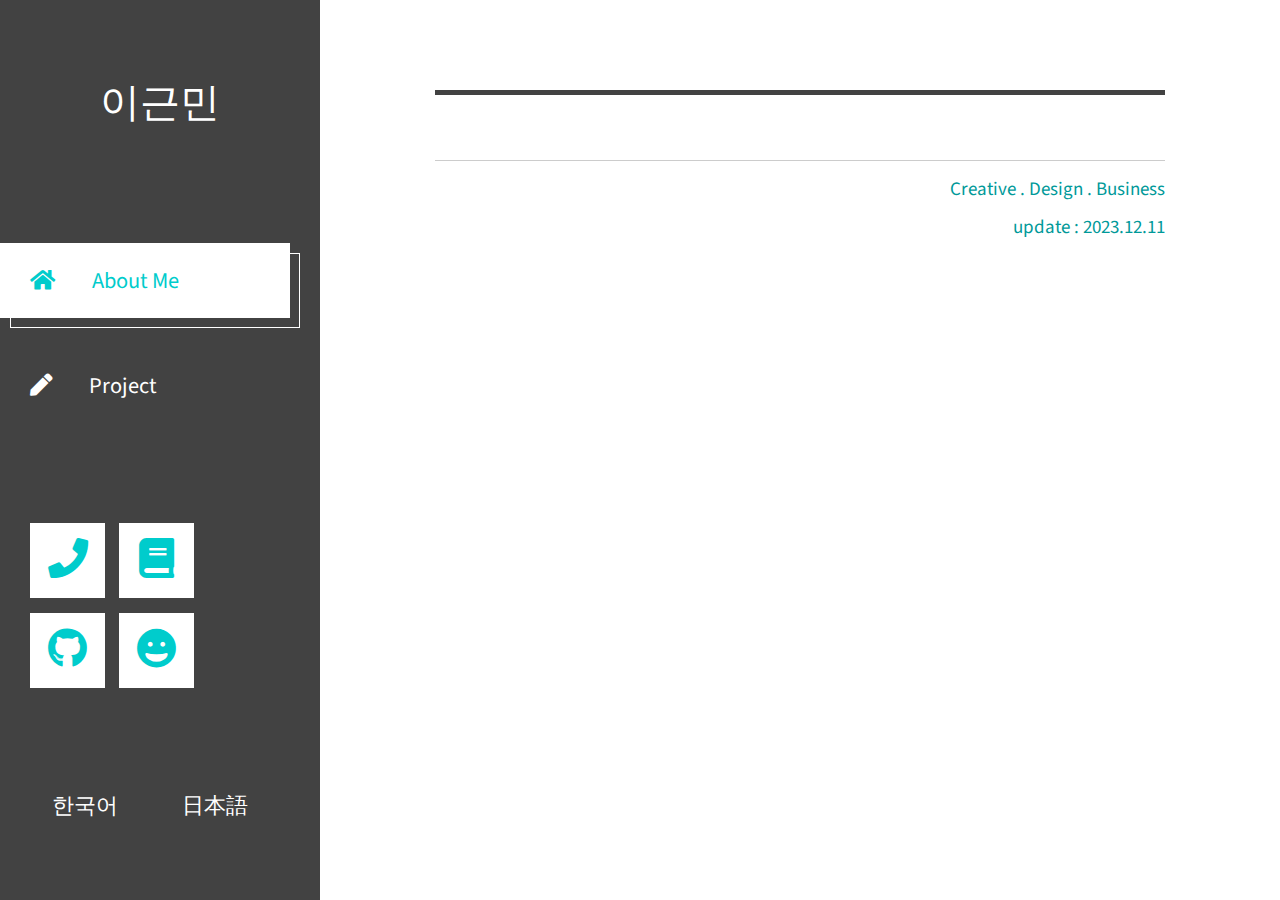
<file: index.html>
<!DOCTYPE html>
<html lang="en">
<head>
	<meta charset="UTF-8">
	<meta name="viewport" content="width=device-width, initial-scale=1.0">
	<title>Lee Geunmin</title>
	<link rel="stylesheet" href="fontawesome/css/all.min.css"> <!-- https://fontawesome.com/ -->
	<link href="https://fonts.googleapis.com/css2?family=Source+Sans+Pro&display=swap" rel="stylesheet"> <!-- https://fonts.google.com/ -->
    <link href="css/bootstrap.min.css" rel="stylesheet">
    <link href="css/templatemo-xtra-blog.css" rel="stylesheet">
<!--
    
TemplateMo 553 Xtra Blog

https://templatemo.com/tm-553-xtra-blog

-->
</head>
<body>
	<header class="tm-header" id="tm-header">
        <div class="tm-header-wrapper">
            <button class="navbar-toggler" type="button" aria-label="Toggle navigation">
                <i class="fas fa-bars"></i>
            </button>
            <div class="tm-site-header">           
                <h1 class="text-center">이근민</h1>
            </div>
            <nav class="tm-nav" id="tm-nav">            
                <ul>
                    <li class="tm-nav-item active"><a href="index.html" class="tm-nav-link">
                        <i class="fas fa-home"></i>
                        About Me
                    </a></li>
                    <li class="tm-nav-item"><a href="post.html" class="tm-nav-link">
                        <i class="fas fa-pen"></i>
                        Project
                    </a></li>
                </ul>
            </nav>
            <div class="tm-mb-65">
                <a href="https://instagram.com" class="tm-social-link">
                    <i class="fas fa-phone tm-social-icon"></i>
                </a>
                <a href="https://instagram.com" class="tm-social-link">
                    <i class="fas fa-book tm-social-icon"></i>
                </a>
                <a href="https://github.com" class="tm-social-link">
                    <i class="fab fa-github tm-social-icon"></i>
                </a>
                <a href="https://github.com" class="tm-social-link">
                    <i class="fas fa-grin tm-social-icon"></i>
                </a>
            </div>
            <li class="tm-nav-language"><a href="index.html" class="tm-nav-language-link">
                한국어
            </a></li>
            <li class="tm-nav-language"><a href="index_ja.html" class="tm-nav-language-link">
                日本語
            </a></li>
        </div>
    </header>
    <div class="container-fluid">
        <main class="tm-main">          
            <div class="row tm-row">
                <div class="col-12">
                    <hr class="tm-hr-primary tm-mb-55">
                </div>
            </div>
            <div class="row tm-row">
                <div class="col-12">
                    <div class="tm-post-full">                    
                        <div class="mb-4">
                            <!--
                            <h2 class="pt-2 tm-color-primary tm-post-title">Profile</h2>
                            Birth : 1998. 02. 10<br>Tel : 010 - 5122 - 0365
                            <br>

                            <br><br>

                            <h2 class="pt-2 tm-color-primary tm-post-title">Education & Others</h2>
                            도원고등학교 졸업 / 2014.03 ~ 2016.02<br>대구가톨릭대학교 컴퓨터공학부 학사 4년 졸업 / 2017.03 ~ 2023.02 / 평점 4.17 / 4.5
                            <br>공군 병 785기 만기전역 / 2018.02 ~ 2020.01

                            <br><br><br>

                            <h2 class="pt-2 tm-color-primary tm-post-title">License & Skill</h2>
                            정보처리기사 / 2022.09 <br>
                            JLPT N2 / 2022.08 <br>
                            TOEIC / 740 / 2021.08<br>
                            TOEIC SPEAKING / IM2 / 2022.11

                            <br><br><br>

                            <h2 class="pt-2 tm-color-primary tm-post-title">Programming </h2>
                            C / C++ <br> JAVA <br> Javascript / HTML / CSS / XML <br>React<br> Linux <br><br> Git / Github <br>Slack<br>VS Code
                            -->

                            <hr>
                            <span class="d-block text-right tm-color-primary">Creative . Design . Business<br> update : 2023.12.11</span>
                        </div>
                        
                        
                    </div>
                </div>
            </div>
        </main>
    </div>
    <script src="js/jquery.min.js"></script>
    <script src="js/templatemo-script.js"></script>
</body>
</html>
</file>
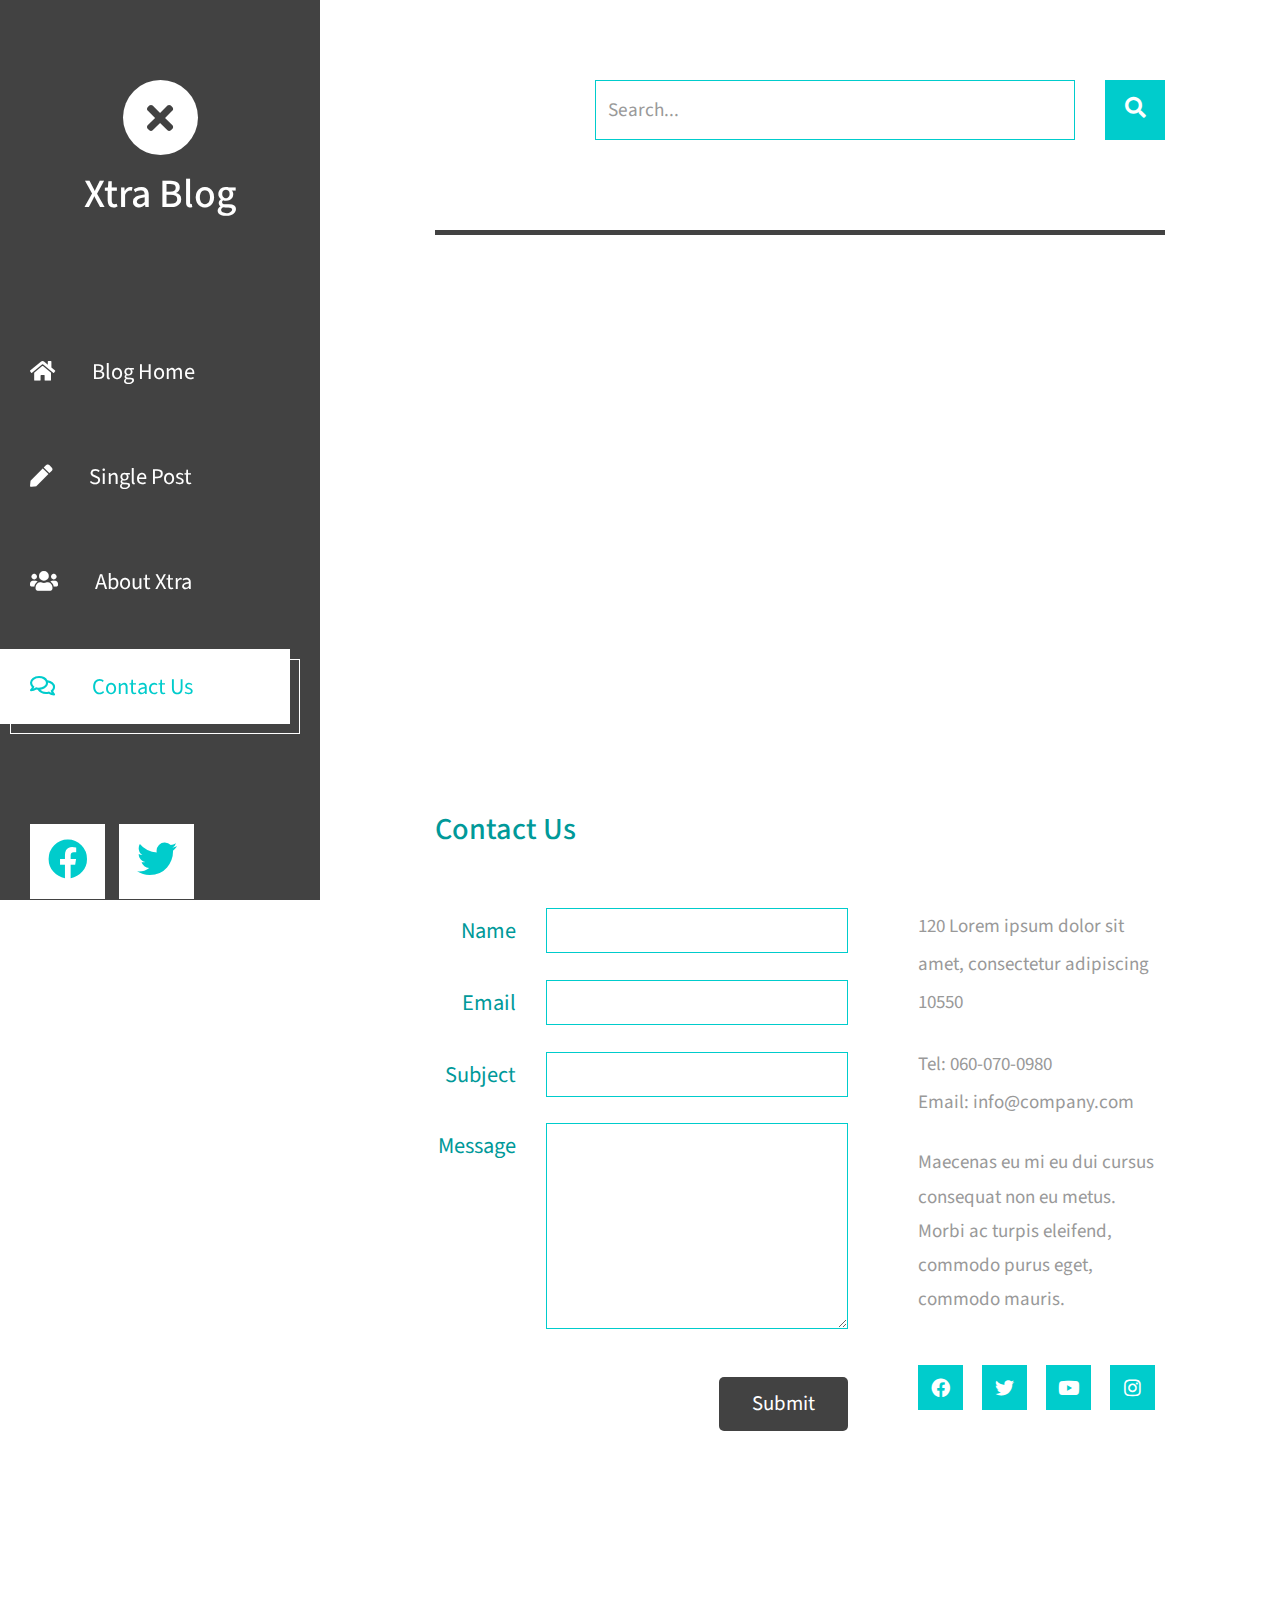
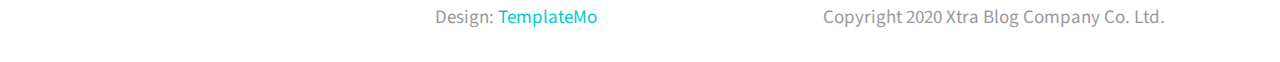
<file: contact_delete.html>
<!DOCTYPE html>
<html lang="en">
<head>
	<meta charset="UTF-8">
	<meta name="viewport" content="width=device-width, initial-scale=1.0">
	<title>Xtra Blog</title>
	<link rel="stylesheet" href="fontawesome/css/all.min.css"> <!-- https://fontawesome.com/ -->
	<link href="https://fonts.googleapis.com/css2?family=Source+Sans+Pro&display=swap" rel="stylesheet"> <!-- https://fonts.google.com/ -->
    <link href="css/bootstrap.min.css" rel="stylesheet">
    <link href="css/templatemo-xtra-blog.css" rel="stylesheet">
<!--
    
TemplateMo 553 Xtra Blog

https://templatemo.com/tm-553-xtra-blog

-->
</head>
<body>
	<header class="tm-header" id="tm-header">
        <div class="tm-header-wrapper">
            <button class="navbar-toggler" type="button" aria-label="Toggle navigation">
                <i class="fas fa-bars"></i>
            </button>
            <div class="tm-site-header">
                <div class="mb-3 mx-auto tm-site-logo"><i class="fas fa-times fa-2x"></i></div>            
                <h1 class="text-center">Xtra Blog</h1>
            </div>
            <nav class="tm-nav" id="tm-nav">            
                <ul>
                    <li class="tm-nav-item"><a href="index.html" class="tm-nav-link">
                        <i class="fas fa-home"></i>
                        Blog Home
                    </a></li>
                    <li class="tm-nav-item"><a href="post.html" class="tm-nav-link">
                        <i class="fas fa-pen"></i>
                        Single Post
                    </a></li>
                    <li class="tm-nav-item"><a href="about.html" class="tm-nav-link">
                        <i class="fas fa-users"></i>
                        About Xtra
                    </a></li>
                    <li class="tm-nav-item active"><a href="contact.html" class="tm-nav-link">
                        <i class="far fa-comments"></i>
                        Contact Us
                    </a></li>
                </ul>
            </nav>
            <div class="tm-mb-65">
                <a href="https://facebook.com" class="tm-social-link">
                    <i class="fab fa-facebook tm-social-icon"></i>
                </a>
                <a href="https://twitter.com" class="tm-social-link">
                    <i class="fab fa-twitter tm-social-icon"></i>
                </a>
                <a href="https://instagram.com" class="tm-social-link">
                    <i class="fab fa-instagram tm-social-icon"></i>
                </a>
                <a href="https://linkedin.com" class="tm-social-link">
                    <i class="fab fa-linkedin tm-social-icon"></i>
                </a>
            </div>
            <p class="tm-mb-80 pr-5 text-white">
                Xtra Blog is a multi-purpose HTML template from TemplateMo website. Left side is a sticky menu bar. Right side content will scroll up and down.
            </p>
        </div>
    </header>
    <div class="container-fluid">
        <main class="tm-main">
            <!-- Search form -->
            <div class="row tm-row">
                <div class="col-12">
                    <form method="GET" class="form-inline tm-mb-80 tm-search-form">                
                        <input class="form-control tm-search-input" name="query" type="text" placeholder="Search..." aria-label="Search">
                        <button class="tm-search-button" type="submit">
                            <i class="fas fa-search tm-search-icon" aria-hidden="true"></i>
                        </button>                                
                    </form>
                </div>                
            </div>            
            <div class="row tm-row tm-mb-45">
                <div class="col-12">
                    <hr class="tm-hr-primary tm-mb-55">
                    <div class="gmap_canvas"> <!-- Google Map -->
                        <iframe width="100%" height="477" id="gmap_canvas"
                            src="https://maps.google.com/maps?q=Av.+L%C3%BAcio+Costa,+Rio+de+Janeiro+-+RJ,+Brazil&t=&z=13&ie=UTF8&iwloc=&output=embed"
                            frameborder="0" scrolling="no" marginheight="0" marginwidth="0"></iframe>
                    </div>
                </div>                
            </div>
            <div class="row tm-row tm-mb-120">
                <div class="col-12">
                    <h2 class="tm-color-primary tm-post-title tm-mb-60">Contact Us</h2>
                </div>
                <div class="col-lg-7 tm-contact-left">
                    <form method="POST" action="" class="mb-5 ml-auto mr-0 tm-contact-form">                        
                        <div class="form-group row mb-4">
                            <label for="name" class="col-sm-3 col-form-label text-right tm-color-primary">Name</label>
                            <div class="col-sm-9">
                                <input class="form-control mr-0 ml-auto" name="name" id="name" type="text" required>                            
                            </div>
                        </div>
                        <div class="form-group row mb-4">
                            <label for="email" class="col-sm-3 col-form-label text-right tm-color-primary">Email</label>
                            <div class="col-sm-9">
                                <input class="form-control mr-0 ml-auto" name="email" id="email" type="email" required>
                            </div>
                        </div>
                        <div class="form-group row mb-4">
                            <label for="subject" class="col-sm-3 col-form-label text-right tm-color-primary">Subject</label>
                            <div class="col-sm-9">
                                <input class="form-control mr-0 ml-auto" name="subject" id="subject" type="text" required>
                            </div>
                        </div>
                        <div class="form-group row mb-5">
                            <label for="message" class="col-sm-3 col-form-label text-right tm-color-primary">Message</label>
                            <div class="col-sm-9">
                                <textarea class="form-control mr-0 ml-auto" name="message" id="message" rows="8" required></textarea>                                
                            </div>
                        </div>
                        <div class="form-group row text-right">
                            <div class="col-12">
                                <button class="tm-btn tm-btn-primary tm-btn-small">Submit</button>                        
                            </div>                            
                        </div>                                
                    </form>
                </div>
                <div class="col-lg-5 tm-contact-right">
                    <address class="mb-4 tm-color-gray">
                        120 Lorem ipsum dolor sit amet,
                        consectetur adipiscing 10550
                    </address>
                    <span class="d-block">
                        Tel:
                        <a href="tel:060-070-0980" class="tm-color-gray">060-070-0980</a>
                    </span>
                    <span class="mb-4 d-block">
                        Email:
                        <a href="mailto:info@company.com" class="tm-color-gray">info@company.com</a>
                    </span>
                    <p class="mb-5 tm-line-height-short">
                        Maecenas eu mi eu dui cursus
                        consequat non eu metus. Morbi ac
                        turpis eleifend, commodo purus
                        eget, commodo mauris.
                    </p>
                    <ul class="tm-social-links">
                        <li class="mb-2">
                            <a href="https://facebook.com" class="d-flex align-items-center justify-content-center">
                                <i class="fab fa-facebook"></i>
                            </a>
                        </li>
                        <li class="mb-2">
                            <a href="https://twitter.com" class="d-flex align-items-center justify-content-center">
                                <i class="fab fa-twitter"></i>
                            </a>
                        </li>
                        <li class="mb-2">
                            <a href="https://youtube.com" class="d-flex align-items-center justify-content-center">
                                <i class="fab fa-youtube"></i>
                            </a>
                        </li>
                        <li class="mb-2">
                            <a href="https://instagram.com" class="d-flex align-items-center justify-content-center mr-0">
                                <i class="fab fa-instagram"></i>
                            </a>
                        </li>
                    </ul>
                </div>
            </div>      
            <footer class="row tm-row">
                <div class="col-md-6 col-12 tm-color-gray">
                    Design: <a rel="nofollow" target="_parent" href="https://templatemo.com" class="tm-external-link">TemplateMo</a>
                </div>
                <div class="col-md-6 col-12 tm-color-gray tm-copyright">
                    Copyright 2020 Xtra Blog Company Co. Ltd.
                </div>
            </footer>
        </main>
    </div>
    <script src="js/jquery.min.js"></script>
    <script src="js/templatemo-script.js"></script>
</body>
</html>
</file>
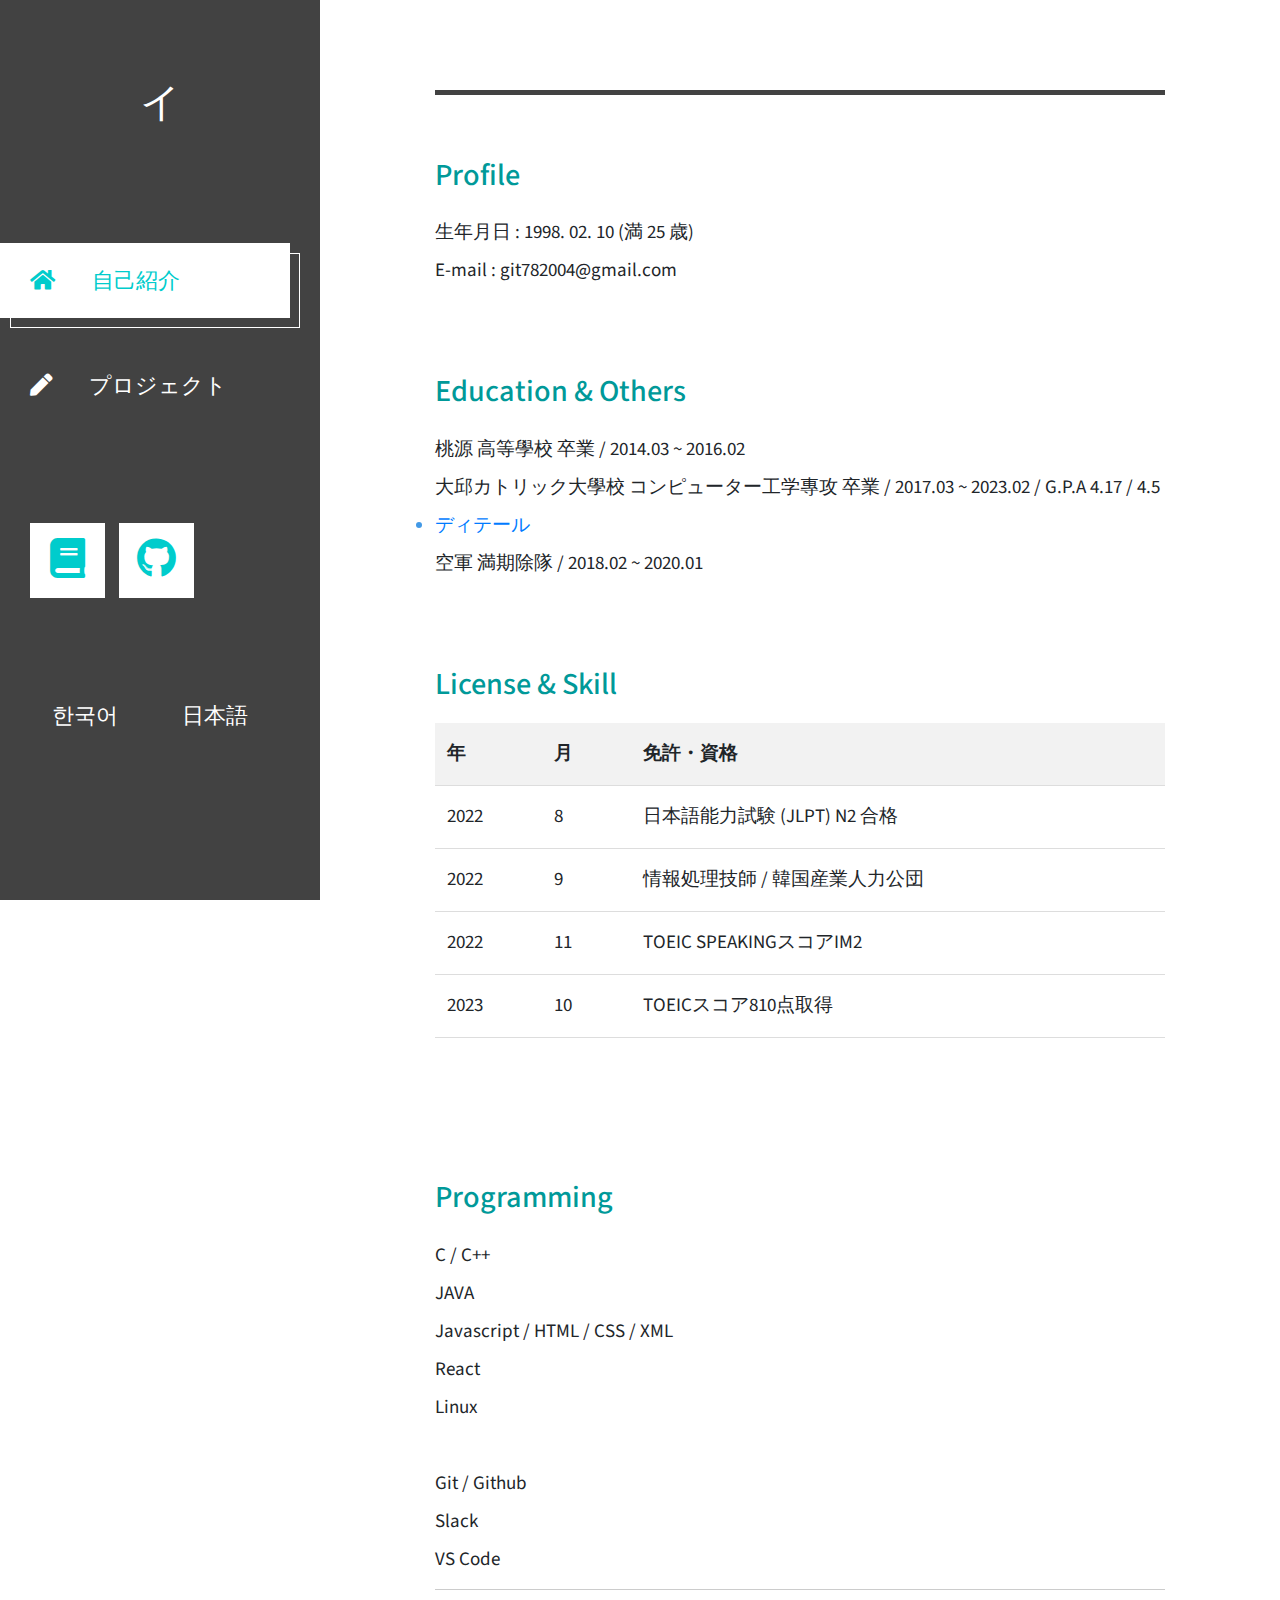
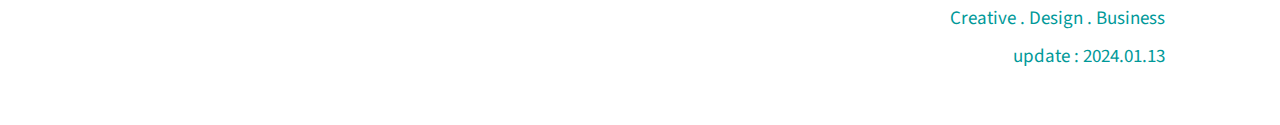
<file: index_ja.html>
<!DOCTYPE html>
<html lang="en">
<head>
	<meta charset="UTF-8">
	<meta name="viewport" content="width=device-width, initial-scale=1.0">
	<title>Lee Geunmin</title>
	<link rel="stylesheet" href="fontawesome/css/all.min.css"> <!-- https://fontawesome.com/ -->
	<link href="https://fonts.googleapis.com/css2?family=Source+Sans+Pro&display=swap" rel="stylesheet"> <!-- https://fonts.google.com/ -->
    <link href="css/bootstrap.min.css" rel="stylesheet">
    <link href="css/templatemo-xtra-blog.css" rel="stylesheet">
    <link rel="stylesheet" href="css/table_styles.css">
<!--
    
TemplateMo 553 Xtra Blog

https://templatemo.com/tm-553-xtra-blog

-->
</head>
<body>
	<header class="tm-header" id="tm-header">
        <div class="tm-header-wrapper">
            <button class="navbar-toggler" type="button" aria-label="Toggle navigation">
                <i class="fas fa-bars"></i>
            </button>
            <div class="tm-site-header">           
                <h1 class="text-center">イ</h1>
            </div>
            <nav class="tm-nav" id="tm-nav">            
                <ul>
                    <li class="tm-nav-item active"><a href="index_ja.html" class="tm-nav-link">
                        <i class="fas fa-home"></i>
                        自己紹介
                    </a></li>
                    <li class="tm-nav-item"><a href="post_ja.html" class="tm-nav-link">
                        <i class="fas fa-pen"></i>
                        プロジェクト
                    </a></li>
                </ul>
            </nav>
            <div class="tm-mb-65">
                <a href="https://studyrepo.tistory.com/" class="tm-social-link">
                    <i class="fas fa-book tm-social-icon"></i>
                </a>
                <a href="https://github.com/apt777" class="tm-social-link">
                    <i class="fab fa-github tm-social-icon"></i>
                </a>

            </div>
            <li class="tm-nav-language"><a href="index.html" class="tm-nav-language-link">
                한국어
            </a></li>
            <li class="tm-nav-language"><a href="index_ja.html" class="tm-nav-language-link">
                日本語
            </a></li>
        </div>
    </header>
    <div class="container-fluid">
        <main class="tm-main">          
            <div class="row tm-row">
                <div class="col-12">
                    <hr class="tm-hr-primary tm-mb-55">
                </div>
            </div>
            <div class="row tm-row">
                <div class="col-12">
                    <div class="tm-post-full">                    
                        <div class="mb-4">
                            
                            <h2 class="pt-2 tm-color-primary tm-post-title">Profile</h2>
                            生年月日 : 1998. 02. 10 (満 25 歳)<br>
                            E-mail : git782004@gmail.com
                            <br>

                            <br><br>

                            <h2 class="pt-2 tm-color-primary tm-post-title">Education & Others</h2>
                            桃源 高等學校 卒業 / 2014.03 ~ 2016.02<br>大邱カトリック大學校 コンピューター工学專攻 卒業 / 2017.03 ~ 2023.02 / G.P.A 4.17 / 4.5
                            <li class="tm-detail-link"><a href="index_score_ja.html">ディテール</a></li>
                            空軍 満期除隊 / 2018.02 ~ 2020.01

                            <br><br><br>

                            <h2 class="pt-2 tm-color-primary tm-post-title">License & Skill</h2>

                            <table>
                                <thead>
                                  <tr>
                                    <th>年</th>
                                    <th>月</th>
                                    <th>免許・資格</th>
                                  </tr>
                                </thead>
                                <tbody>
                                  <tr>
                                    <td>2022</td>
                                    <td>8</td>
                                    <td>日本語能力試験 (JLPT) N2 合格</td>
                                  </tr>  
                                  <tr>
                                    <td>2022</td>
                                    <td>9</td>
                                    <td>情報処理技師 / 韓国産業人力公団</td>
                                  </tr>
                                  <tr>
                                    <td>2022</td>
                                    <td>11</td>
                                    <td>TOEIC SPEAKINGスコアIM2</td>
                                  </tr>
                                  <tr class = "different-width">
                                    <td>2023</td>
                                    <td>10</td>
                                    <td>TOEICスコア810点取得</td>
                                  </tr>
                                </tbody>
                              </table>
                            <br><br><br>

                            <h2 class="pt-2 tm-color-primary tm-post-title">Programming </h2>
                            C / C++ <br> JAVA <br> Javascript / HTML / CSS / XML <br>React<br> Linux <br><br> Git / Github <br>Slack<br>VS Code
                            

                            <hr>
                            <span class="d-block text-right tm-color-primary">Creative . Design . Business<br> update : 2024.01.13</span>
                        </div>
                        
                        
                    </div>
                </div>
            </div>
        </main>
    </div>
    <script src="js/jquery.min.js"></script>
    <script src="js/templatemo-script.js"></script>
</body>
</html>
</file>
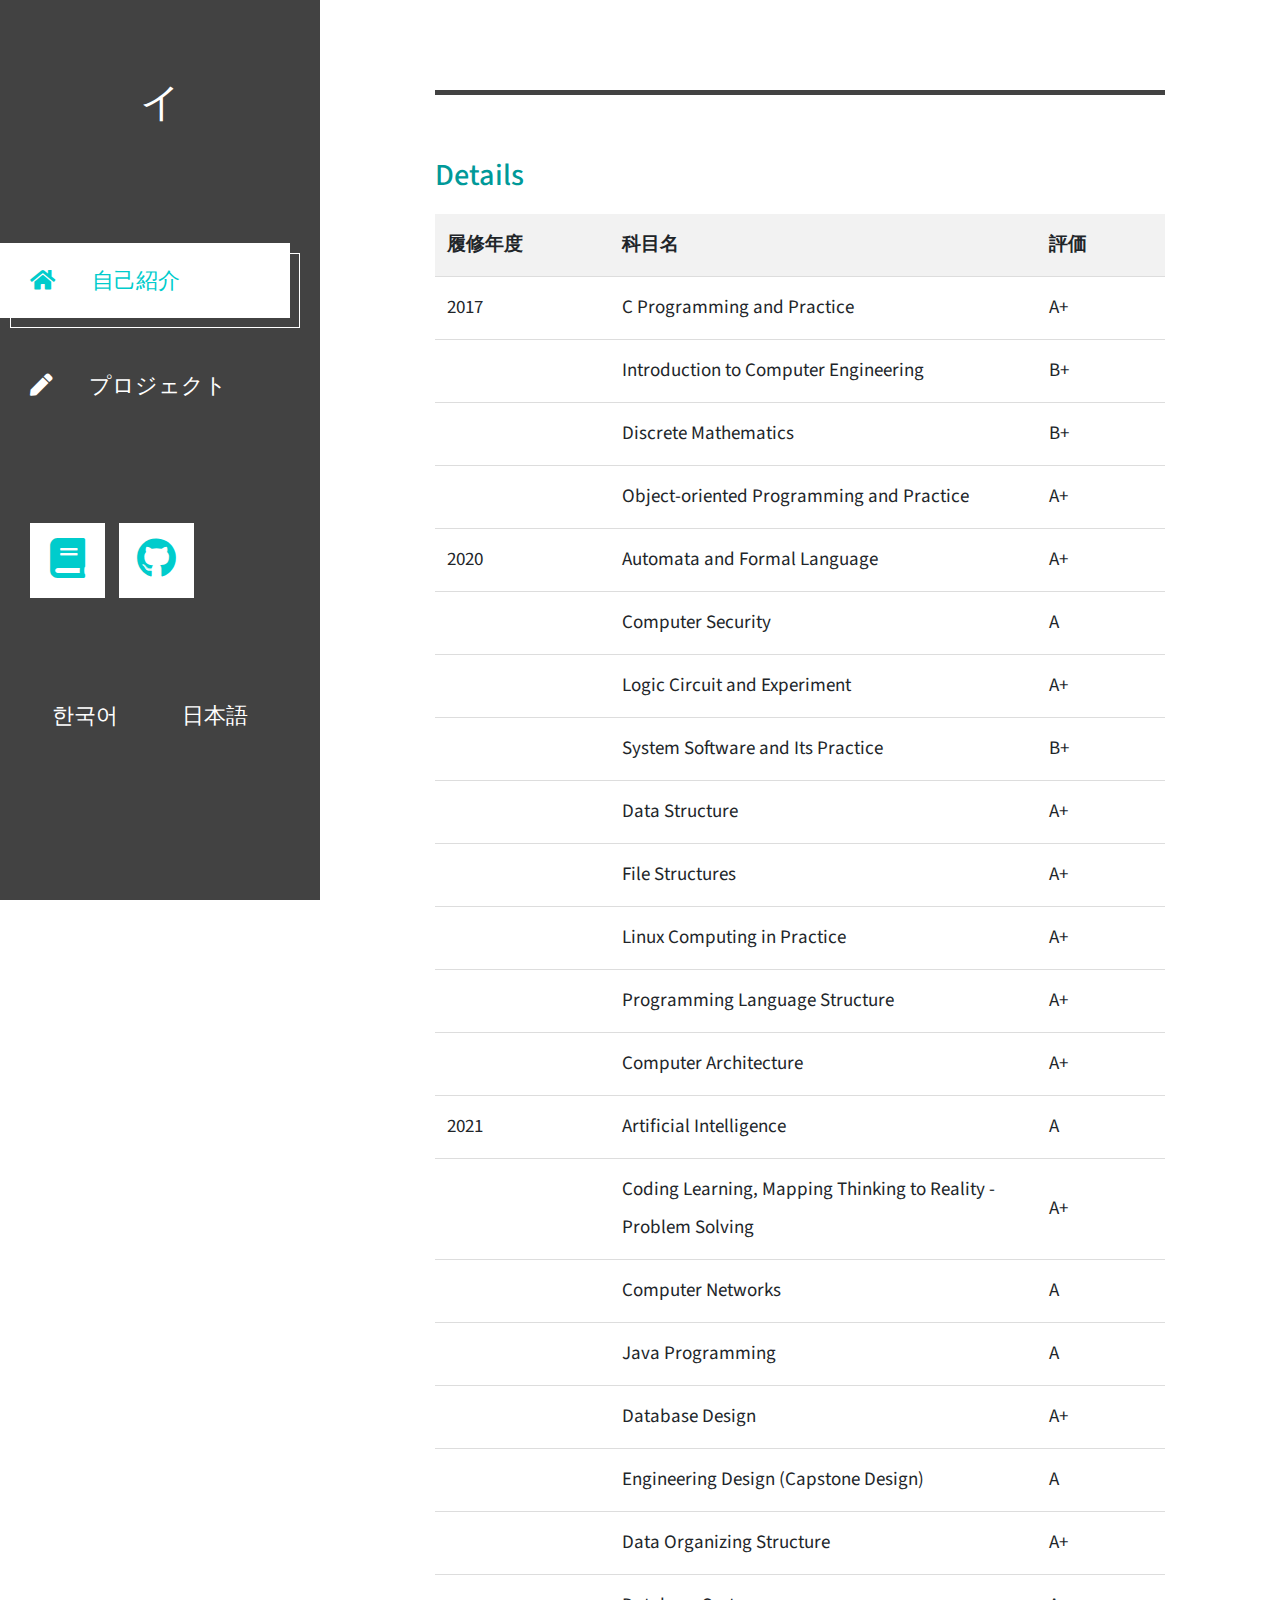
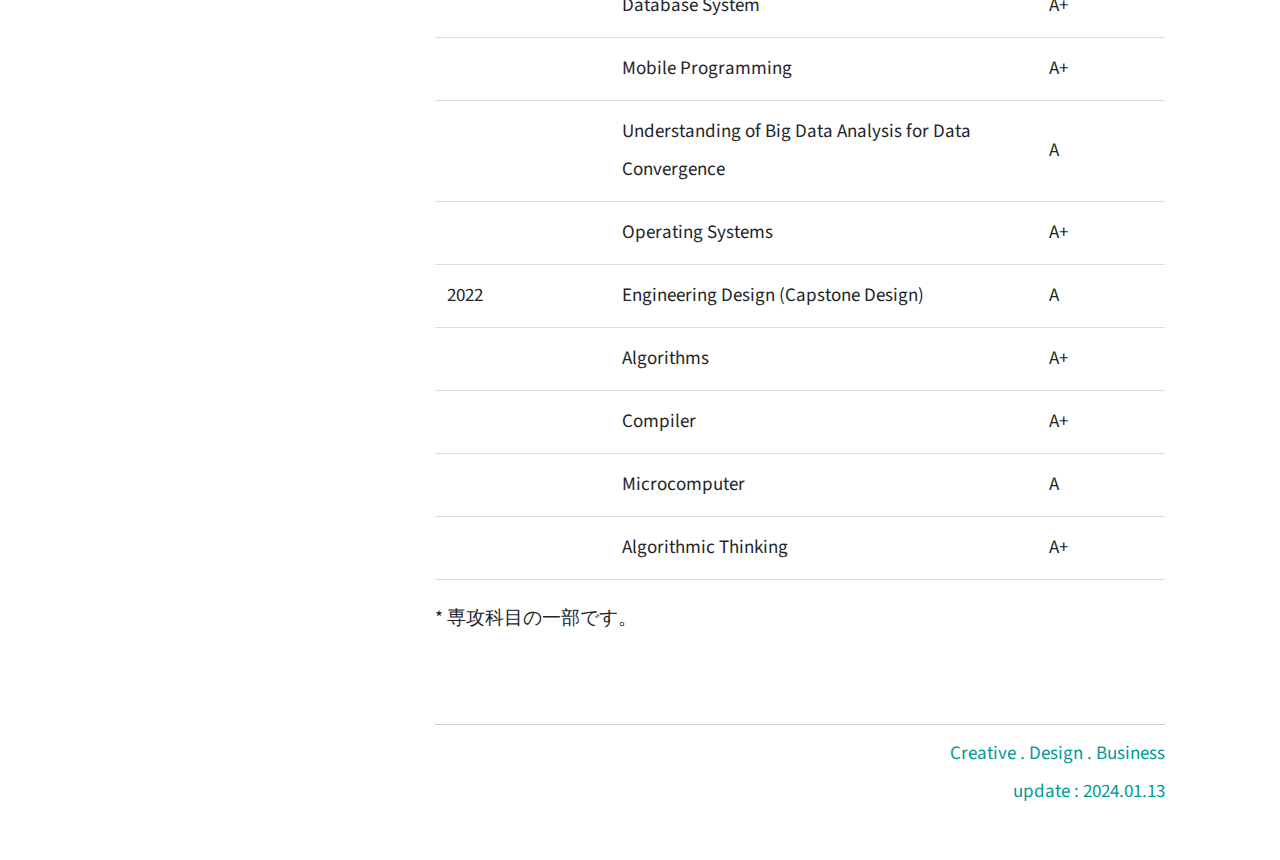
<file: index_score_ja.html>
<!DOCTYPE html>
<html lang="en">
<head>
	<meta charset="UTF-8">
	<meta name="viewport" content="width=device-width, initial-scale=1.0">
	<title>Lee Geunmin</title>
	<link rel="stylesheet" href="fontawesome/css/all.min.css"> <!-- https://fontawesome.com/ -->
	<link href="https://fonts.googleapis.com/css2?family=Source+Sans+Pro&display=swap" rel="stylesheet"> <!-- https://fonts.google.com/ -->
    <link href="css/bootstrap.min.css" rel="stylesheet">
    <link href="css/templatemo-xtra-blog.css" rel="stylesheet">
    <link rel="stylesheet" href="css/table_styles.css">
<!--
    
TemplateMo 553 Xtra Blog

https://templatemo.com/tm-553-xtra-blog

-->
</head>
<body>
	<header class="tm-header" id="tm-header">
        <div class="tm-header-wrapper">
            <button class="navbar-toggler" type="button" aria-label="Toggle navigation">
                <i class="fas fa-bars"></i>
            </button>
            <div class="tm-site-header">           
                <h1 class="text-center">イ</h1>
            </div>
            <nav class="tm-nav" id="tm-nav">            
                <ul>
                    <li class="tm-nav-item active"><a href="index_ja.html" class="tm-nav-link">
                        <i class="fas fa-home"></i>
                        自己紹介
                    </a></li>
                    <li class="tm-nav-item"><a href="post_ja.html" class="tm-nav-link">
                        <i class="fas fa-pen"></i>
                        プロジェクト
                    </a></li>
                </ul>
            </nav>
            <div class="tm-mb-65">
                <a href="https://studyrepo.tistory.com/" class="tm-social-link">
                    <i class="fas fa-book tm-social-icon"></i>
                </a>
                <a href="https://github.com/apt777" class="tm-social-link">
                    <i class="fab fa-github tm-social-icon"></i>
                </a>

            </div>
            <li class="tm-nav-language"><a href="index.html" class="tm-nav-language-link">
                한국어
            </a></li>
            <li class="tm-nav-language"><a href="index_ja.html" class="tm-nav-language-link">
                日本語
            </a></li>
        </div>
    </header>
    <div class="container-fluid">
        <main class="tm-main">          
            <div class="row tm-row">
                <div class="col-12">
                    <hr class="tm-hr-primary tm-mb-55">
                </div>
            </div>
            <div class="row tm-row">
                <div class="col-12">
                    <div class="tm-post-full">                    
                        <div class="mb-4">

                            <h2 class="pt-2 tm-color-primary tm-post-title">Details</h2>

                            <table>
                                <thead>
                                  <tr>
                                    <th>履修年度</th>
                                    <th>科目名</th>
                                    <th>評価</th>
                                  </tr>
                                </thead>
                                <tbody>
                                  <tr>
                                    <td>2017</td>
                                    <td>C Programming and Practice</td>
                                    <td>A+</td>
                                  </tr>  
                                  <tr>
                                    <td></td>
                                    <td>Introduction to Computer Engineering</td>
                                    <td>B+</td>
                                  </tr>
                                  <tr>
                                    <td></td>
                                    <td>Discrete Mathematics</td>
                                    <td>B+</td>
                                  </tr>
                                  <tr class = "different-width-details">
                                    <td></td>
                                    <td>Object-oriented Programming and Practice</td>
                                    <td>A+</td>
                                  </tr>
                                  <tr>
                                    <td >2020</td>
                                    <td>Automata and Formal Language</td>
                                    <td>A+</td>
                                </tr>
                                <tr>
                                    <td></td>
                                    <td>Computer Security</td>
                                    <td>A</td>
                                </tr>
                                <tr>
                                    <td></td>
                                    <td>Logic Circuit and Experiment</td>
                                    <td>A+</td>
                                </tr>
                                <tr>
                                    <td></td>
                                    <td>System Software and Its Practice</td>
                                    <td>B+</td>
                                </tr>
                                <tr>
                                    <td></td>
                                    <td>Data Structure</td>
                                    <td>A+</td>
                                </tr>
                                <tr>
                                    <td></td>
                                    <td>File Structures</td>
                                    <td>A+</td>
                                </tr>
                                <tr>
                                    <td></td>
                                    <td>Linux Computing in Practice</td>
                                    <td>A+</td>
                                </tr>
                                <tr>
                                    <td></td>
                                    <td>Programming Language Structure</td>
                                    <td>A+</td>
                                </tr>
                                <tr>
                                    <td></td>
                                    <td>Computer Architecture</td>
                                    <td>A+</td>
                                </tr>
                        
                                <tr>
                                    <td >2021</td>
                                    <td>Artificial Intelligence</td>
                                    <td>A</td>
                                </tr>
                                <tr>
                                    <td></td>
                                    <td>Coding Learning, Mapping Thinking to Reality - Problem Solving</td>
                                    <td>A+</td>
                                </tr>
                                <tr>
                                    <td></td>
                                    <td>Computer Networks</td>
                                    <td>A</td>
                                </tr>
                                <tr>
                                    <td></td>
                                    <td>Java Programming</td>
                                    <td>A</td>
                                </tr>
                                <tr>
                                    <td></td>
                                    <td>Database Design</td>
                                    <td>A+</td>
                                </tr>
                                <tr>
                                    <td></td>
                                    <td>Engineering Design (Capstone Design)</td>
                                    <td>A</td>
                                </tr>
                                <tr>
                                    <td></td>
                                    <td>Data Organizing Structure</td>
                                    <td>A+</td>
                                </tr>
                                <tr>
                                    <td></td>
                                    <td>Database System</td>
                                    <td>A+</td>
                                </tr>
                                <tr>
                                    <td></td>
                                    <td>Mobile Programming</td>
                                    <td>A+</td>
                                </tr>
                                <tr>
                                    <td></td>
                                    <td>Understanding of Big Data Analysis for Data Convergence</td>
                                    <td>A</td>
                                </tr>
                                <tr>
                                    <td></td>
                                    <td>Operating Systems</td>
                                    <td>A+</td>
                                </tr>
                        
                                <tr>
                                    <td>2022</td>
                                    <td>Engineering Design (Capstone Design)</td>
                                    <td>A</td>
                                </tr>
                                <tr>
                                    <td></td>
                                    <td>Algorithms</td>
                                    <td>A+</td>
                                </tr>
                                <tr>
                                    <td></td>
                                    <td>Compiler</td>
                                    <td>A+</td>
                                </tr>
                                <tr>
                                    <td></td>
                                    <td>Microcomputer</td>
                                    <td>A</td>
                                </tr>
                                <tr>
                                    <td></td>
                                    <td>Algorithmic Thinking</td>
                                    <td>A+</td>
                                </tr>
                                </tbody>
                              </table>
                              * 専攻科目の一部です。
                            <br><br><br>

                            <hr>
                            <span class="d-block text-right tm-color-primary">Creative . Design . Business<br> update : 2024.01.13</span>
                        </div>
                        
                        
                    </div>
                </div>
            </div>
        </main>
    </div>
    <script src="js/jquery.min.js"></script>
    <script src="js/templatemo-script.js"></script>
</body>
</html>
</file>
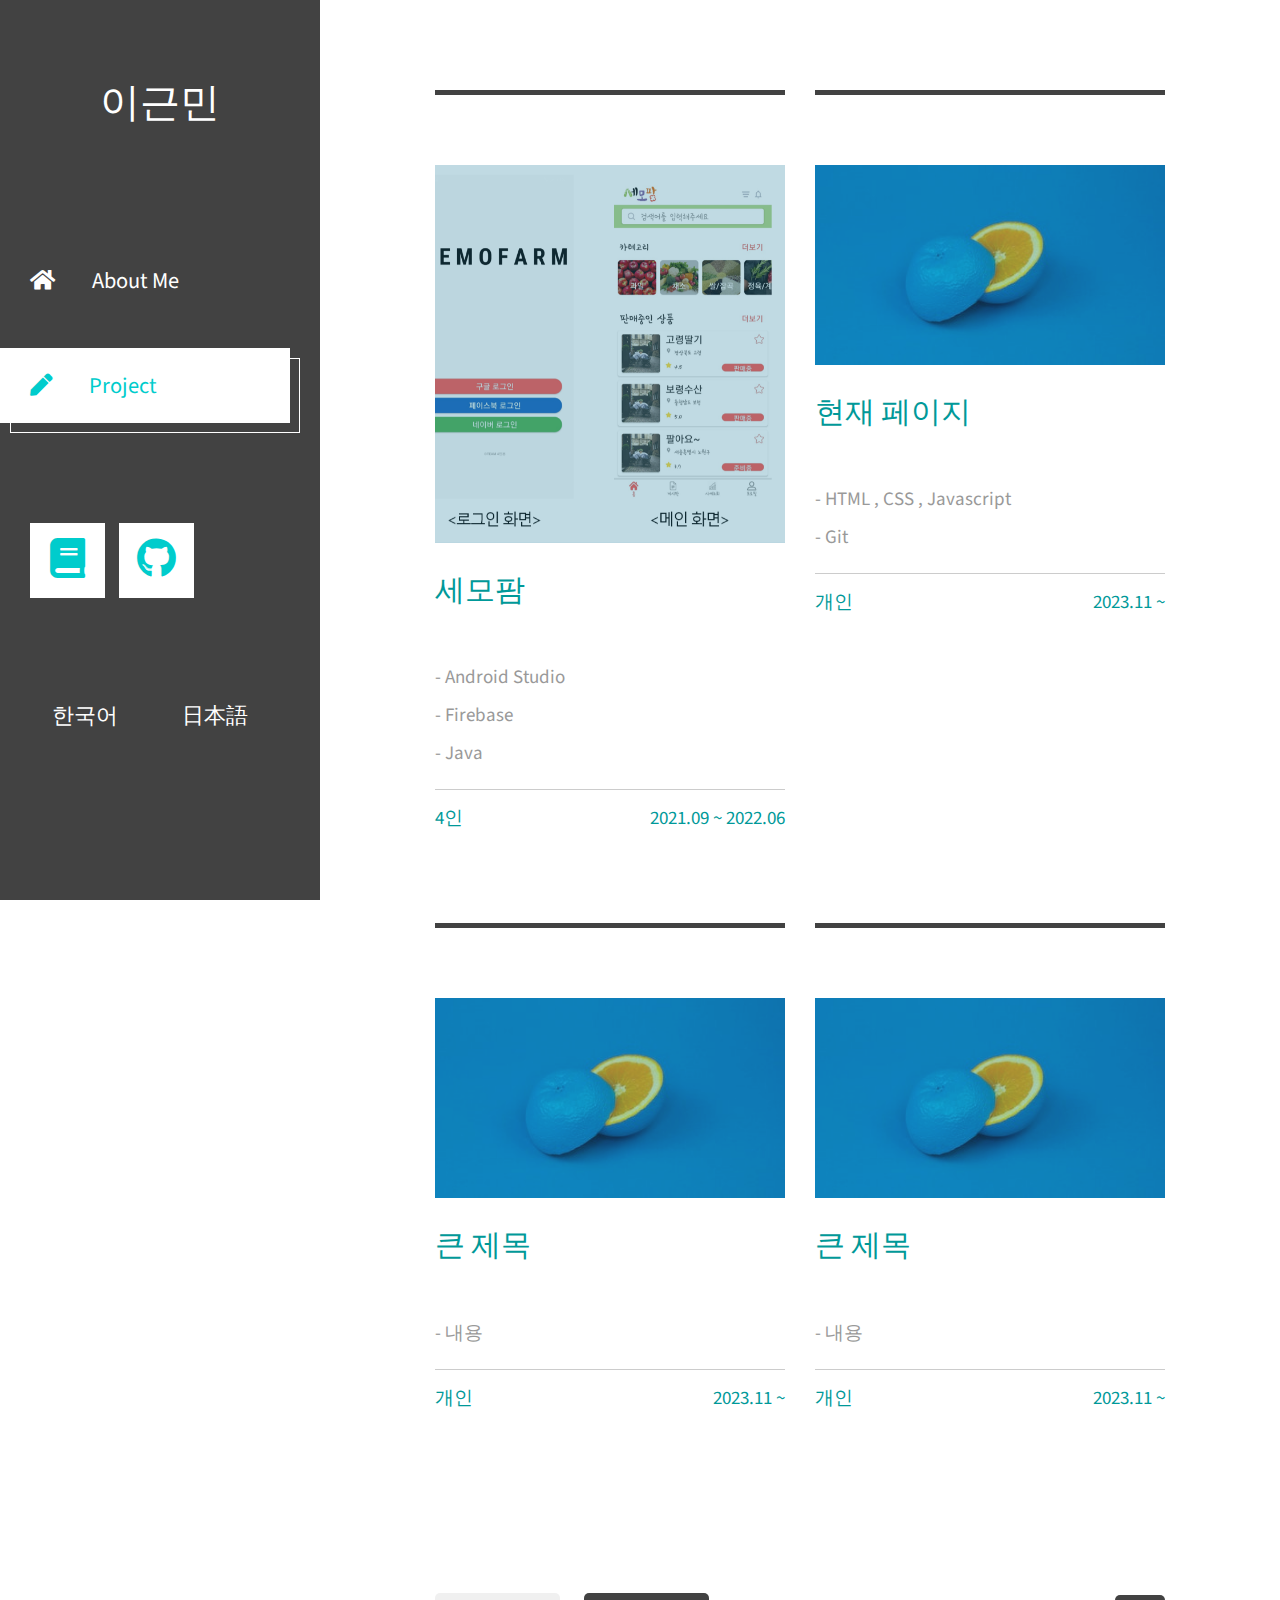
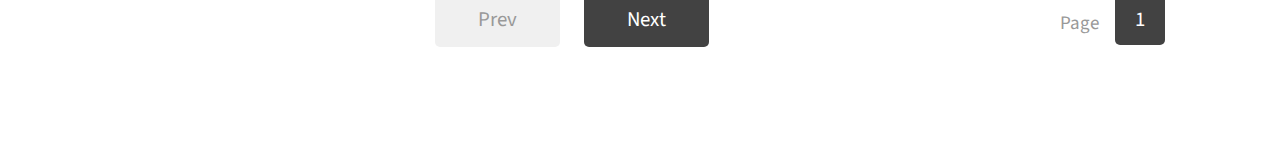
<file: post.html>
<!DOCTYPE html>
<html lang="en">
<head>
	<meta charset="UTF-8">
	<meta name="viewport" content="width=device-width, initial-scale=1.0">
	<title>Lee Geunmin</title>
	<link rel="stylesheet" href="fontawesome/css/all.min.css"> <!-- https://fontawesome.com/ -->
	<link href="https://fonts.googleapis.com/css2?family=Source+Sans+Pro&display=swap" rel="stylesheet"> <!-- https://fonts.google.com/ -->
    <link href="css/bootstrap.min.css" rel="stylesheet">
    <link href="css/templatemo-xtra-blog.css" rel="stylesheet">
<!--
    
TemplateMo 553 Xtra Blog

https://templatemo.com/tm-553-xtra-blog

-->
</head>
<body>
	<header class="tm-header" id="tm-header">
        <div class="tm-header-wrapper">
            <button class="navbar-toggler" type="button" aria-label="Toggle navigation">
                <i class="fas fa-bars"></i>
            </button>
            <div class="tm-site-header">           
                <h1 class="text-center">이근민</h1>
            </div>
            <nav class="tm-nav" id="tm-nav">            
                <ul>
                    <li class="tm-nav-item"><a href="index.html" class="tm-nav-link">
                        <i class="fas fa-home"></i>
                        About Me
                    </a></li>
                    <li class="tm-nav-item active"><a href="post.html" class="tm-nav-link">
                        <i class="fas fa-pen"></i>
                        Project
                    </a></li>
                </ul>
            </nav>
            <div class="tm-mb-65">
                <a href="https://studyrepo.tistory.com/" class="tm-social-link">
                    <i class="fas fa-book tm-social-icon"></i>
                </a>
                <a href="https://github.com/apt777" class="tm-social-link">
                    <i class="fab fa-github tm-social-icon"></i>
                </a>

            </div>
            <li class="tm-nav-language"><a href="post.html" class="tm-nav-language-link">
                한국어
            </a></li>
            <li class="tm-nav-language"><a href="post_ja.html" class="tm-nav-language-link">
                日本語
            </a></li>
        </div>
    </header>
    <div class="container-fluid">
        <main class="tm-main">  
            <div class="row tm-row">
                <article class="col-12 col-md-6 tm-post">
                    <hr class="tm-hr-primary">
                    <a href="post1.html" class="effect-lily tm-post-link tm-pt-60">
                        <div class="tm-post-link-inner">
                            <img src="img/port1_kor2.png" alt="Image" class="img-fluid">                            
                        </div>
                        <h2 class="tm-pt-30 tm-color-primary tm-post-title">세모팜</h2>
                    </a>                    
                    <p class="tm-pt-30">
                        - Android Studio<br>
                        - Firebase<br>
                        - Java<br>
                    </p>
                    <hr>
                    <div class="d-flex justify-content-between">
                        <span class="tm-color-primary">4인</span>
                        <span class="tm-color-primary">2021.09 ~ 2022.06</span>
                    </div>
                </article>
                <article class="col-12 col-md-6 tm-post">
                    <hr class="tm-hr-primary">
                    <a href="post.html" class="effect-lily tm-post-link tm-pt-60">
                        <div class=" tm-post-link-inner">
                            <img src="img/img-02.jpg" alt="Image" class="img-fluid">                            
                        </div>
                        <h2 class="tm-pt-30 tm-color-primary tm-post-title">현재 페이지</h2>
                    </a>                    
                    <p class="tm-pt-30">
                        - HTML , CSS , Javascript<br>
                        - Git<br>
                    </p>
                    <hr>
                    <div class="d-flex justify-content-between">
                        <span class="tm-color-primary">개인</span>
                        <span class="tm-color-primary">2023.11 ~ </span>
                    </div>
                </article>
                <article class="col-12 col-md-6 tm-post">
                    <hr class="tm-hr-primary">
                    <a href="post.html" class="effect-lily tm-post-link tm-pt-60">
                        <div class=" tm-post-link-inner">
                            <img src="img/img-02.jpg" alt="Image" class="img-fluid">                            
                        </div>
                        <h2 class="tm-pt-30 tm-color-primary tm-post-title">큰 제목</h2>
                    </a>                    
                    <p class="tm-pt-30">
                        - 내용
                    </p>
                    <hr>
                    <div class="d-flex justify-content-between">
                        <span class="tm-color-primary">개인</span>
                        <span class="tm-color-primary">2023.11 ~ </span>
                    </div>
                </article>
                <article class="col-12 col-md-6 tm-post">
                    <hr class="tm-hr-primary">
                    <a href="post.html" class="effect-lily tm-post-link tm-pt-60">
                        <div class=" tm-post-link-inner">
                            <img src="img/img-02.jpg" alt="Image" class="img-fluid">                            
                        </div>
                        <h2 class="tm-pt-30 tm-color-primary tm-post-title">큰 제목</h2>
                    </a>                    
                    <p class="tm-pt-30">
                        - 내용
                    </p>
                    <hr>
                    <div class="d-flex justify-content-between">
                        <span class="tm-color-primary">개인</span>
                        <span class="tm-color-primary">2023.11 ~ </span>
                    </div>
                </article>         
            </div>
            <div class="row tm-row tm-mt-100 tm-mb-75">
                <div class="tm-prev-next-wrapper">
                    <a href="#" class="mb-2 tm-btn tm-btn-primary tm-prev-next disabled tm-mr-20">Prev</a>
                    <a href="#" class="mb-2 tm-btn tm-btn-primary tm-prev-next">Next</a>
                </div>
                <div class="tm-paging-wrapper">
                    <span class="d-inline-block mr-3">Page</span>
                    <nav class="tm-paging-nav d-inline-block">
                        <ul>
                            <li class="tm-paging-item active">
                                <a href="#" class="mb-2 tm-btn tm-paging-link">1</a>
                            </li>
                        </ul>
                    </nav>
                </div>                
            </div>            

        </main>
    </div>
    <script src="js/jquery.min.js"></script>
    <script src="js/templatemo-script.js"></script>
</body>
</html>
</file>
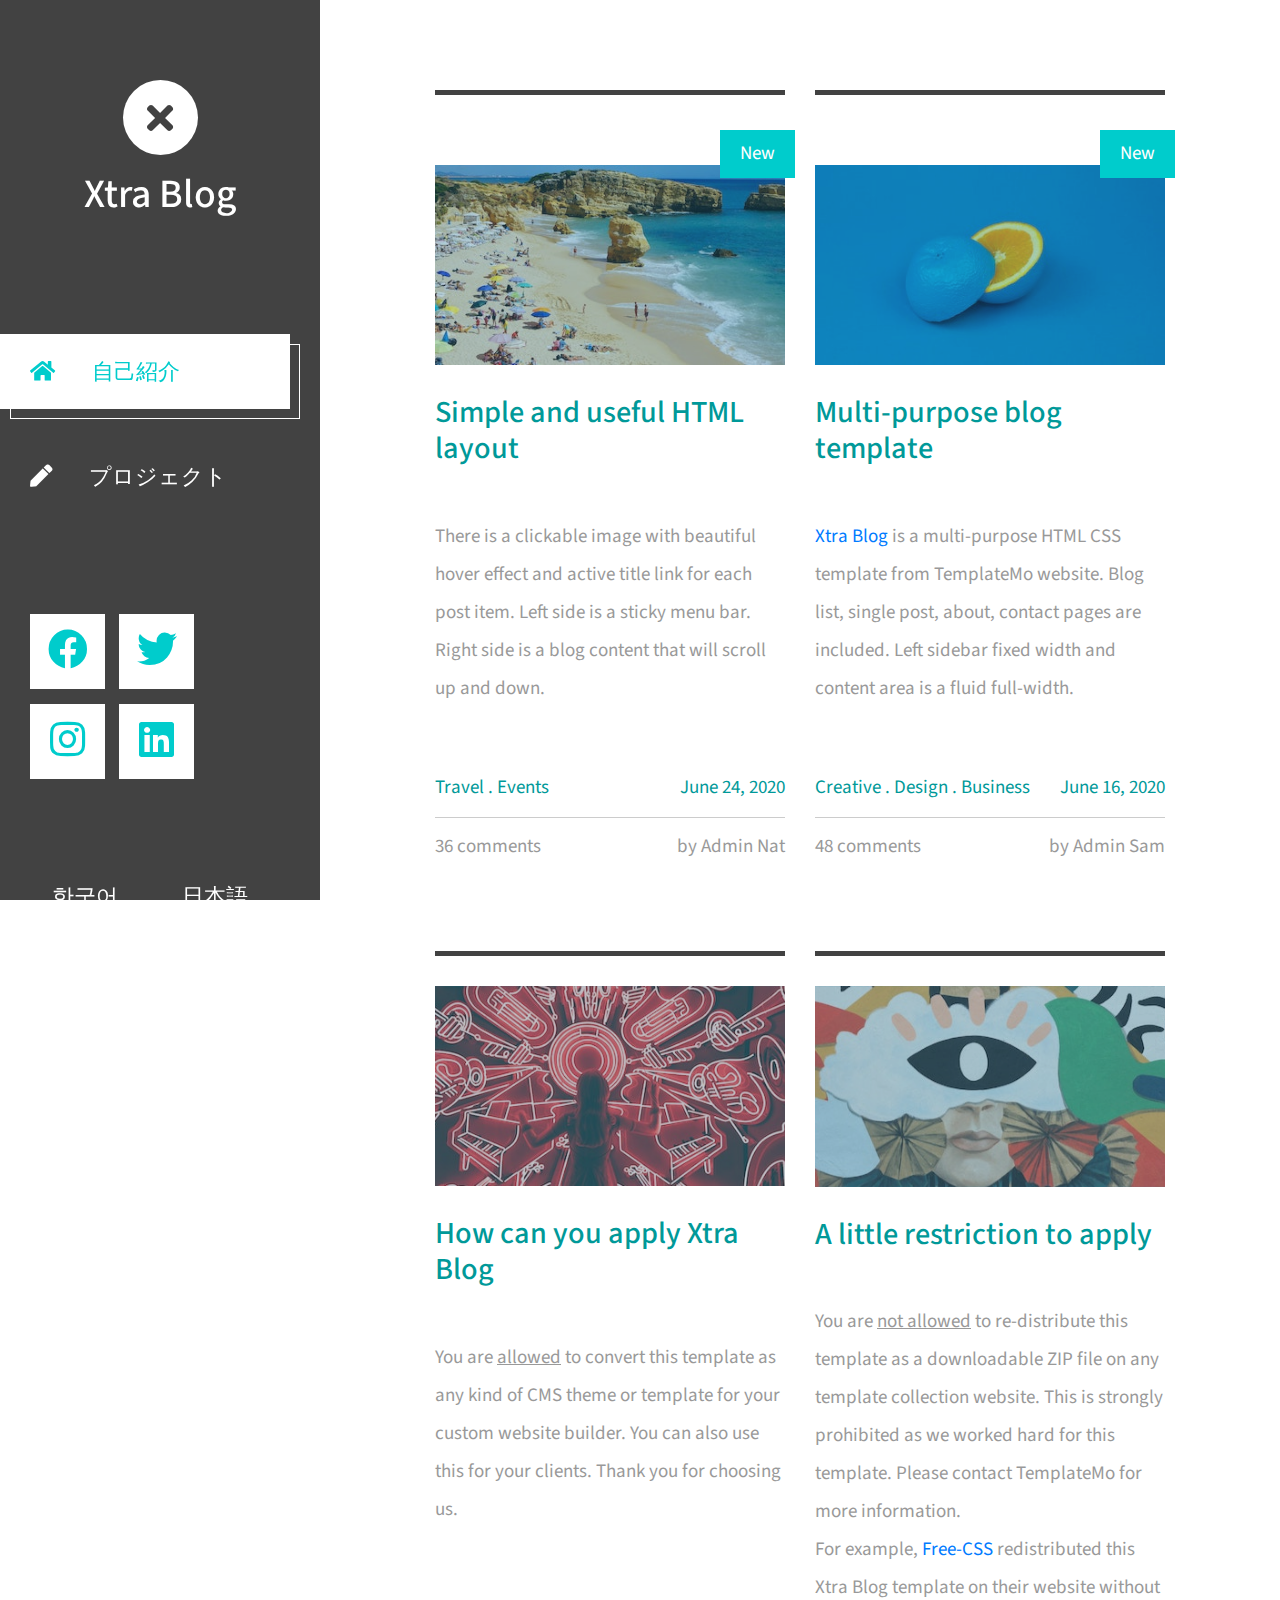
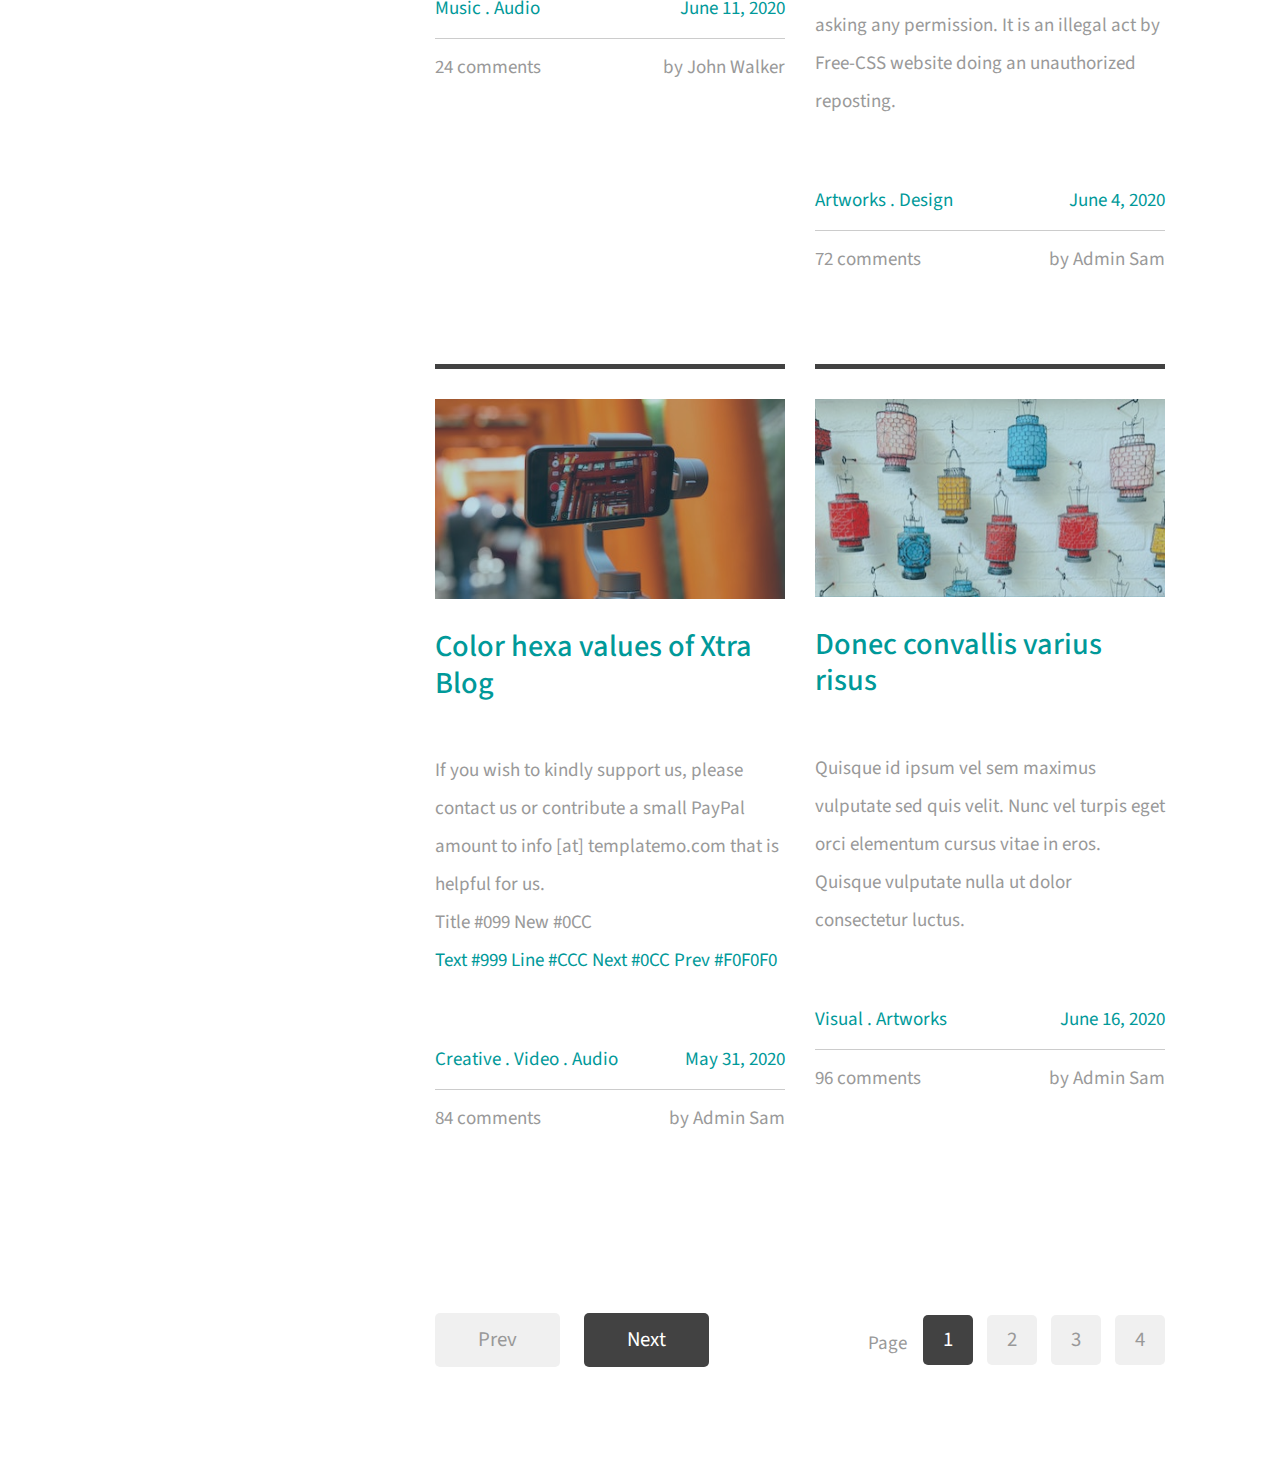
<file: post_delete.html>
<!DOCTYPE html>
<html lang="en">
<head>
	<meta charset="UTF-8">
	<meta name="viewport" content="width=device-width, initial-scale=1.0">
	<title>Lee Geunmin</title>
	<link rel="stylesheet" href="fontawesome/css/all.min.css"> <!-- https://fontawesome.com/ -->
	<link href="https://fonts.googleapis.com/css2?family=Source+Sans+Pro&display=swap" rel="stylesheet"> <!-- https://fonts.google.com/ -->
    <link href="css/bootstrap.min.css" rel="stylesheet">
    <link href="css/templatemo-xtra-blog.css" rel="stylesheet">
<!--
    
TemplateMo 553 Xtra Blog

https://templatemo.com/tm-553-xtra-blog

-->
</head>
<body>
	<header class="tm-header" id="tm-header">
        <div class="tm-header-wrapper">
            <button class="navbar-toggler" type="button" aria-label="Toggle navigation">
                <i class="fas fa-bars"></i>
            </button>
            <div class="tm-site-header">
                <div class="mb-3 mx-auto tm-site-logo"><i class="fas fa-times fa-2x"></i></div>            
                <h1 class="text-center">Xtra Blog</h1>
            </div>
            <nav class="tm-nav" id="tm-nav">            
                <ul>
                    <li class="tm-nav-item active"><a href="index_ja.html" class="tm-nav-link">
                        <i class="fas fa-home"></i>
                        自己紹介
                    </a></li>
                    <li class="tm-nav-item"><a href="post_ja.html" class="tm-nav-link">
                        <i class="fas fa-pen"></i>
                        プロジェクト
                    </a></li>
                </ul>
            </nav>
            <div class="tm-mb-65">
                <a rel="nofollow" href="https://fb.com/templatemo" class="tm-social-link">
                    <i class="fab fa-facebook tm-social-icon"></i>
                </a>
                <a href="https://twitter.com" class="tm-social-link">
                    <i class="fab fa-twitter tm-social-icon"></i>
                </a>
                <a href="https://instagram.com" class="tm-social-link">
                    <i class="fab fa-instagram tm-social-icon"></i>
                </a>
                <a href="https://linkedin.com" class="tm-social-link">
                    <i class="fab fa-linkedin tm-social-icon"></i>
                </a>
            </div>
            <li class="tm-nav-language"><a href="index.html" class="tm-nav-language-link">
                한국어
            </a></li>
            <li class="tm-nav-language"><a href="index_ja.html" class="tm-nav-language-link">
                日本語
            </a></li>
        </div>
    </header>
    <div class="container-fluid">
        <main class="tm-main">  
            <div class="row tm-row">
                <article class="col-12 col-md-6 tm-post">
                    <hr class="tm-hr-primary">
                    <a href="post.html" class="effect-lily tm-post-link tm-pt-60">
                        <div class="tm-post-link-inner">
                            <img src="img/img-01.jpg" alt="Image" class="img-fluid">                            
                        </div>
                        <span class="position-absolute tm-new-badge">New</span>
                        <h2 class="tm-pt-30 tm-color-primary tm-post-title">Simple and useful HTML layout</h2>
                    </a>                    
                    <p class="tm-pt-30">
                        There is a clickable image with beautiful hover effect and active title link for each post item. 
                        Left side is a sticky menu bar. Right side is a blog content that will scroll up and down.
                    </p>
                    <div class="d-flex justify-content-between tm-pt-45">
                        <span class="tm-color-primary">Travel . Events</span>
                        <span class="tm-color-primary">June 24, 2020</span>
                    </div>
                    <hr>
                    <div class="d-flex justify-content-between">
                        <span>36 comments</span>
                        <span>by Admin Nat</span>
                    </div>
                </article>
                <article class="col-12 col-md-6 tm-post">
                    <hr class="tm-hr-primary">
                    <a href="post.html" class="effect-lily tm-post-link tm-pt-60">
                        <div class=" tm-post-link-inner">
                            <img src="img/img-02.jpg" alt="Image" class="img-fluid">                            
                        </div>
                        <span class="position-absolute tm-new-badge">New</span>
                        <h2 class="tm-pt-30 tm-color-primary tm-post-title">Multi-purpose blog template</h2>
                    </a>                    
                    <p class="tm-pt-30">
                        <a rel="nofollow" href="https://templatemo.com/tm-553-xtra-blog" target="_blank">Xtra Blog</a>  is a multi-purpose HTML CSS template from TemplateMo website. 
                        Blog list, single post, about, contact pages are included. Left sidebar fixed width and content area is a fluid full-width.
                    </p>
                    <div class="d-flex justify-content-between tm-pt-45">
                        <span class="tm-color-primary">Creative . Design . Business</span>
                        <span class="tm-color-primary">June 16, 2020</span>
                    </div>
                    <hr>
                    <div class="d-flex justify-content-between">
                        <span>48 comments</span>
                        <span>by Admin Sam</span>
                    </div>
                </article>
                <article class="col-12 col-md-6 tm-post">
                    <hr class="tm-hr-primary">
                    <a href="post.html" class="effect-lily tm-post-link tm-pt-20">
                        <div class="tm-post-link-inner">
                            <img src="img/img-03.jpg" alt="Image" class="img-fluid">
                        </div>
                        <h2 class="tm-pt-30 tm-color-primary tm-post-title">How can you apply Xtra Blog</h2>
                    </a>                    
                    <p class="tm-pt-30">
                        You are <u>allowed</u> to convert this template as any kind of CMS theme or template for your custom website builder. 
                        You can also use this for your clients. Thank you for choosing us.
                    </p>
                    <div class="d-flex justify-content-between tm-pt-45">
                        <span class="tm-color-primary">Music . Audio</span>
                        <span class="tm-color-primary">June 11, 2020</span>
                    </div>
                    <hr>
                    <div class="d-flex justify-content-between">
                        <span>24 comments</span>
                        <span>by John Walker</span>
                    </div>
                </article>
                <article class="col-12 col-md-6 tm-post">
                    <hr class="tm-hr-primary">
                    <a href="post.html" class="effect-lily tm-post-link tm-pt-20">
                        <div class="tm-post-link-inner">
                            <img src="img/img-04.jpg" alt="Image" class="img-fluid">
                        </div>
                        <h2 class="tm-pt-30 tm-color-primary tm-post-title">A little restriction to apply</h2>
                    </a>                    
                    <p class="tm-pt-30">
                        You are <u>not allowed</u> to re-distribute this template as a downloadable ZIP file on any template collection
                        website. This is strongly prohibited as we worked hard for this template. Please contact TemplateMo for more information.
                		<br>For example, <a href="https://www.free-css.com/free-css-templates/page272/xtra-blog" target="_blank">Free-CSS</a> redistributed this Xtra Blog template on their website without asking any permission. It is an illegal act by Free-CSS website doing an unauthorized reposting.</p>
                    <div class="d-flex justify-content-between tm-pt-45">
                        <span class="tm-color-primary">Artworks . Design</span>
                        <span class="tm-color-primary">June 4, 2020</span>
                    </div>
                    <hr>
                    <div class="d-flex justify-content-between">
                        <span>72 comments</span>
                        <span>by Admin Sam</span>
                    </div>
                </article>
                <article class="col-12 col-md-6 tm-post">
                    <hr class="tm-hr-primary">
                    <a href="post.html" class="effect-lily tm-post-link tm-pt-20">
                        <div class="tm-post-link-inner">
                            <img src="img/img-05.jpg" alt="Image" class="img-fluid">
                        </div>
                        <h2 class="tm-pt-30 tm-color-primary tm-post-title">Color hexa values of Xtra Blog</h2>
                    </a>                    
                    <p class="tm-pt-30">
                        If you wish to kindly support us, please contact us or contribute a small PayPal amount to info [at] templatemo.com that is helpful for us.
                        <br>
                        Title #099 New #0CC <br>
                        <span class="tm-color-primary">Text #999 Line #CCC Next #0CC Prev #F0F0F0</span>
                    </p>
                    <div class="d-flex justify-content-between tm-pt-45">
                        <span class="tm-color-primary">Creative . Video . Audio</span>
                        <span class="tm-color-primary">May 31, 2020</span>
                    </div>
                    <hr>
                    <div class="d-flex justify-content-between">
                        <span>84 comments</span>
                        <span>by Admin Sam</span>
                    </div>
                </article>
                <article class="col-12 col-md-6 tm-post">
                    <hr class="tm-hr-primary">
                    <a href="post.html" class="effect-lily tm-post-link tm-pt-20">
                        <div class="tm-post-link-inner">
                            <img src="img/img-06.jpg" alt="Image" class="img-fluid">
                        </div>
                        <h2 class="tm-pt-30 tm-color-primary tm-post-title">Donec convallis varius risus</h2>
                    </a>                    
                    <p class="tm-pt-30">
                        Quisque id ipsum vel sem maximus vulputate sed quis velit. Nunc vel turpis eget orci elementum cursus vitae in eros. Quisque vulputate nulla ut dolor consectetur luctus.
                    </p>
                    <div class="d-flex justify-content-between tm-pt-45">
                        <span class="tm-color-primary">Visual . Artworks</span>
                        <span class="tm-color-primary">June 16, 2020</span>
                    </div>
                    <hr>
                    <div class="d-flex justify-content-between">
                        <span>96 comments</span>
                        <span>by Admin Sam</span>
                    </div>
                </article>
            </div>
            <div class="row tm-row tm-mt-100 tm-mb-75">
                <div class="tm-prev-next-wrapper">
                    <a href="#" class="mb-2 tm-btn tm-btn-primary tm-prev-next disabled tm-mr-20">Prev</a>
                    <a href="#" class="mb-2 tm-btn tm-btn-primary tm-prev-next">Next</a>
                </div>
                <div class="tm-paging-wrapper">
                    <span class="d-inline-block mr-3">Page</span>
                    <nav class="tm-paging-nav d-inline-block">
                        <ul>
                            <li class="tm-paging-item active">
                                <a href="#" class="mb-2 tm-btn tm-paging-link">1</a>
                            </li>
                            <li class="tm-paging-item">
                                <a href="#" class="mb-2 tm-btn tm-paging-link">2</a>
                            </li>
                            <li class="tm-paging-item">
                                <a href="#" class="mb-2 tm-btn tm-paging-link">3</a>
                            </li>
                            <li class="tm-paging-item">
                                <a href="#" class="mb-2 tm-btn tm-paging-link">4</a>
                            </li>
                        </ul>
                    </nav>
                </div>                
            </div>            

        </main>
    </div>
    <script src="js/jquery.min.js"></script>
    <script src="js/templatemo-script.js"></script>
</body>
</html>
</file>
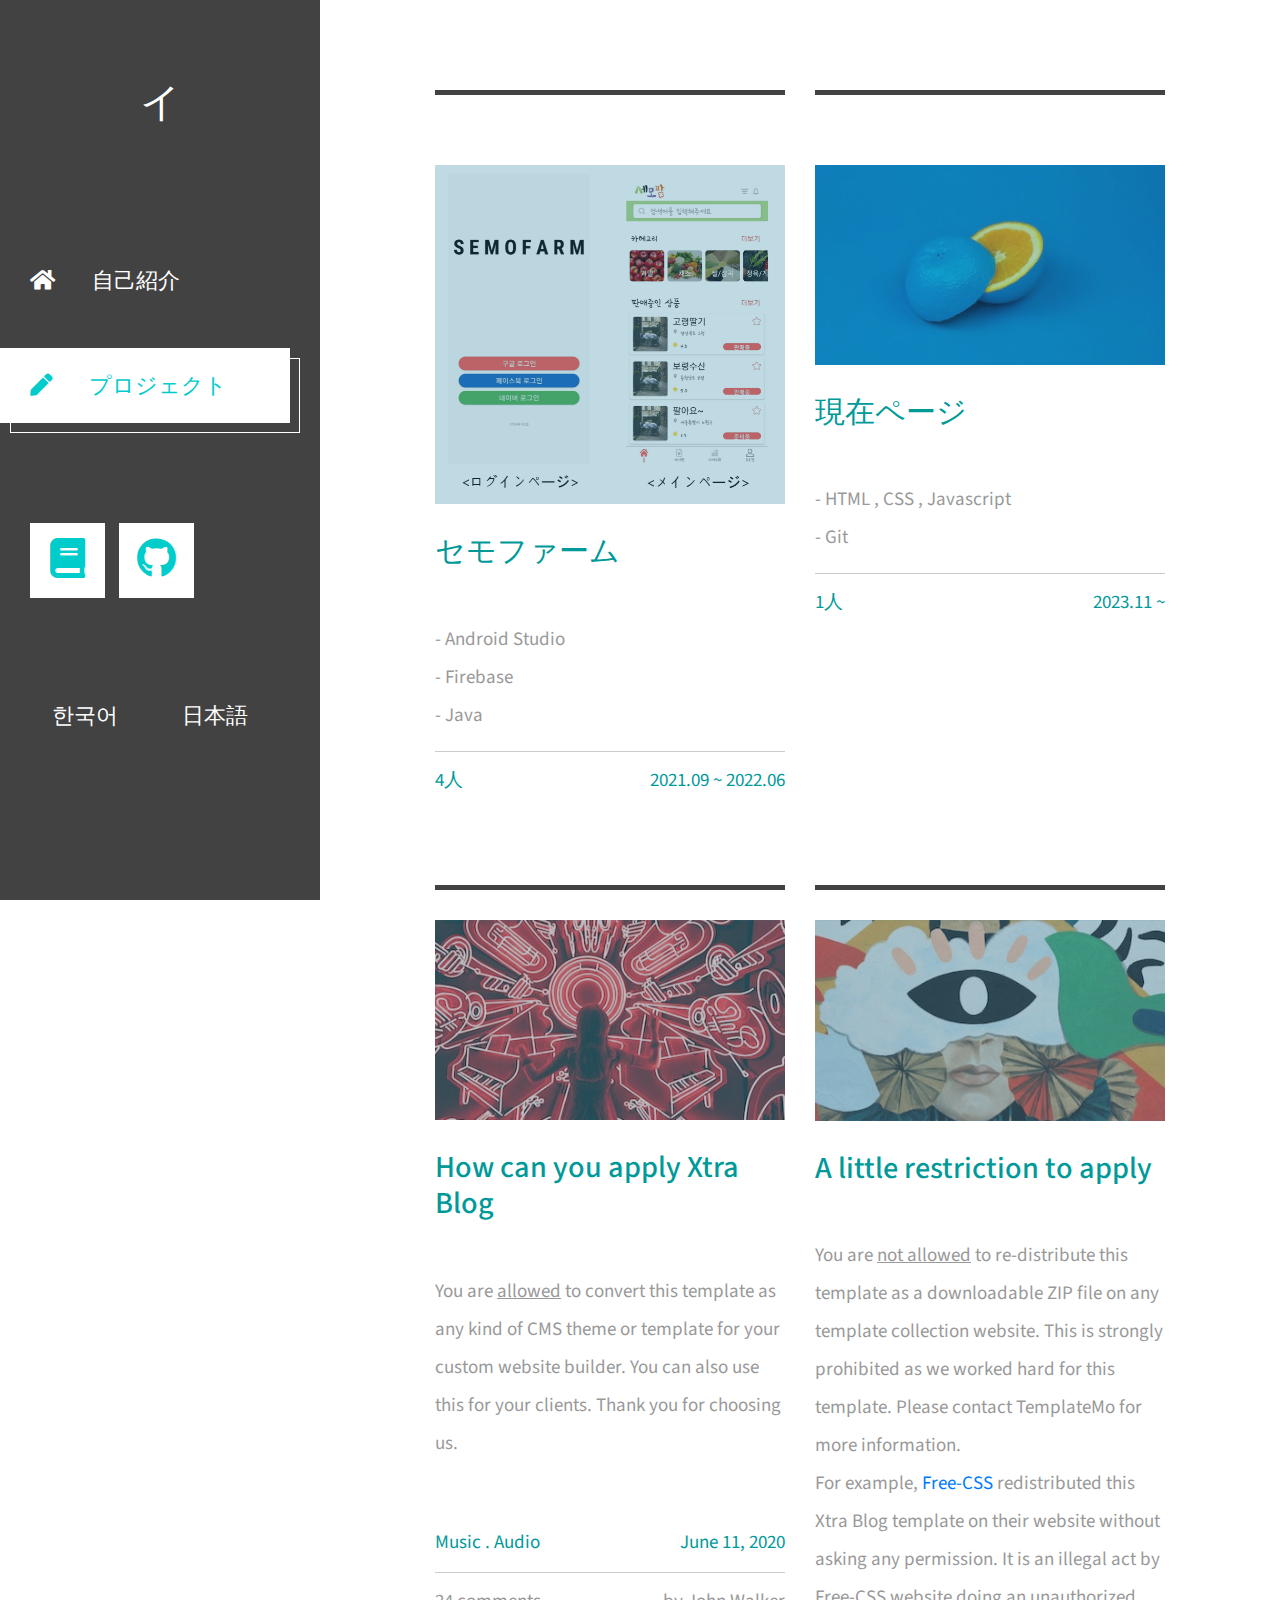
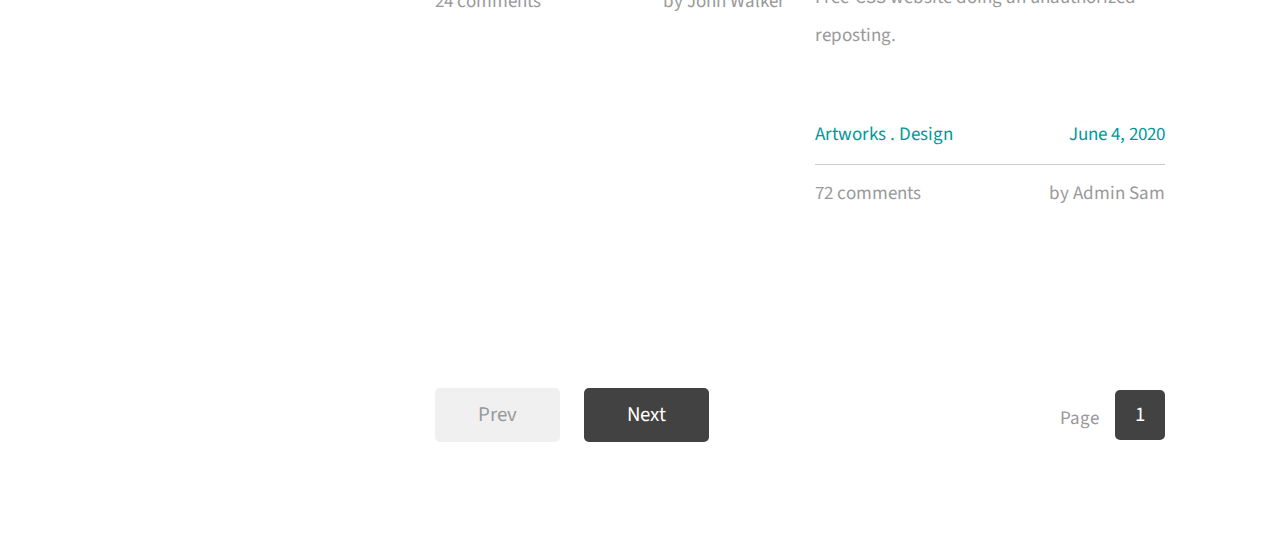
<file: post_ja.html>
<!DOCTYPE html>
<html lang="en">
<head>
	<meta charset="UTF-8">
	<meta name="viewport" content="width=device-width, initial-scale=1.0">
	<title>Lee Geunmin</title>
	<link rel="stylesheet" href="fontawesome/css/all.min.css"> <!-- https://fontawesome.com/ -->
	<link href="https://fonts.googleapis.com/css2?family=Source+Sans+Pro&display=swap" rel="stylesheet"> <!-- https://fonts.google.com/ -->
    <link href="css/bootstrap.min.css" rel="stylesheet">
    <link href="css/templatemo-xtra-blog.css" rel="stylesheet">
<!--
    
TemplateMo 553 Xtra Blog

https://templatemo.com/tm-553-xtra-blog

-->
</head>
<body>
	<header class="tm-header" id="tm-header">
        <div class="tm-header-wrapper">
            <button class="navbar-toggler" type="button" aria-label="Toggle navigation">
                <i class="fas fa-bars"></i>
            </button>
            <div class="tm-site-header">           
                <h1 class="text-center">イ</h1>
            </div>
            <nav class="tm-nav" id="tm-nav">            
                <ul>
                    <li class="tm-nav-item"><a href="index_ja.html" class="tm-nav-link">
                        <i class="fas fa-home"></i>
                        自己紹介
                    </a></li>
                    <li class="tm-nav-item active"><a href="post_ja.html" class="tm-nav-link">
                        <i class="fas fa-pen"></i>
                        プロジェクト
                    </a></li>
                </ul>
            </nav>
            <div class="tm-mb-65">
                <a href="https://studyrepo.tistory.com/" class="tm-social-link">
                    <i class="fas fa-book tm-social-icon"></i>
                </a>
                <a href="https://github.com/apt777" class="tm-social-link">
                    <i class="fab fa-github tm-social-icon"></i>
                </a>

            </div>
            <li class="tm-nav-language"><a href="post.html" class="tm-nav-language-link">
                한국어
            </a></li>
            <li class="tm-nav-language"><a href="post_ja.html" class="tm-nav-language-link">
                日本語
            </a></li>
        </div>
    </header>
    <div class="container-fluid">
        <main class="tm-main">  
            <div class="row tm-row">
                <article class="col-12 col-md-6 tm-post">
                    <hr class="tm-hr-primary">
                    <a href="post1_ja.html" class="effect-lily tm-post-link tm-pt-60">
                        <div class="tm-post-link-inner">
                            <img src="img/port1_ja2.png" alt="Image" class="img-fluid">                            
                        </div>
                        <h2 class="tm-pt-30 tm-color-primary tm-post-title">セモファーム</h2>
                    </a>                    
                    <p class="tm-pt-30">
                        - Android Studio<br>
                        - Firebase<br>
                        - Java<br>
                    </p>
                    <hr>
                    <div class="d-flex justify-content-between">
                        <span class="tm-color-primary">4人</span>
                        <span class="tm-color-primary">2021.09 ~ 2022.06</span>
                    </div>
                </article>
                <article class="col-12 col-md-6 tm-post">
                    <hr class="tm-hr-primary">
                    <a href="post.html" class="effect-lily tm-post-link tm-pt-60">
                        <div class=" tm-post-link-inner">
                            <img src="img/img-02.jpg" alt="Image" class="img-fluid">                            
                        </div>
                        <h2 class="tm-pt-30 tm-color-primary tm-post-title">現在ページ</h2>
                    </a>                    
                    <p class="tm-pt-30">
                        - HTML , CSS , Javascript<br>
                        - Git<br>
                    </p>
                    <hr>
                    <div class="d-flex justify-content-between">
                        <span class="tm-color-primary">1人</span>
                        <span class="tm-color-primary">2023.11 ~ </span>
                    </div>
                </article>
                <article class="col-12 col-md-6 tm-post">
                    <hr class="tm-hr-primary">
                    <a href="post.html" class="effect-lily tm-post-link tm-pt-20">
                        <div class="tm-post-link-inner">
                            <img src="img/img-03.jpg" alt="Image" class="img-fluid">
                        </div>
                        <h2 class="tm-pt-30 tm-color-primary tm-post-title">How can you apply Xtra Blog</h2>
                    </a>                    
                    <p class="tm-pt-30">
                        You are <u>allowed</u> to convert this template as any kind of CMS theme or template for your custom website builder. 
                        You can also use this for your clients. Thank you for choosing us.
                    </p>
                    <div class="d-flex justify-content-between tm-pt-45">
                        <span class="tm-color-primary">Music . Audio</span>
                        <span class="tm-color-primary">June 11, 2020</span>
                    </div>
                    <hr>
                    <div class="d-flex justify-content-between">
                        <span>24 comments</span>
                        <span>by John Walker</span>
                    </div>
                </article>
                <article class="col-12 col-md-6 tm-post">
                    <hr class="tm-hr-primary">
                    <a href="post.html" class="effect-lily tm-post-link tm-pt-20">
                        <div class="tm-post-link-inner">
                            <img src="img/img-04.jpg" alt="Image" class="img-fluid">
                        </div>
                        <h2 class="tm-pt-30 tm-color-primary tm-post-title">A little restriction to apply</h2>
                    </a>                    
                    <p class="tm-pt-30">
                        You are <u>not allowed</u> to re-distribute this template as a downloadable ZIP file on any template collection
                        website. This is strongly prohibited as we worked hard for this template. Please contact TemplateMo for more information.
                		<br>For example, <a href="https://www.free-css.com/free-css-templates/page272/xtra-blog" target="_blank">Free-CSS</a> redistributed this Xtra Blog template on their website without asking any permission. It is an illegal act by Free-CSS website doing an unauthorized reposting.</p>
                    <div class="d-flex justify-content-between tm-pt-45">
                        <span class="tm-color-primary">Artworks . Design</span>
                        <span class="tm-color-primary">June 4, 2020</span>
                    </div>
                    <hr>
                    <div class="d-flex justify-content-between">
                        <span>72 comments</span>
                        <span>by Admin Sam</span>
                    </div>
                </article>          
            </div>
            <div class="row tm-row tm-mt-100 tm-mb-75">
                <div class="tm-prev-next-wrapper">
                    <a href="#" class="mb-2 tm-btn tm-btn-primary tm-prev-next disabled tm-mr-20">Prev</a>
                    <a href="#" class="mb-2 tm-btn tm-btn-primary tm-prev-next">Next</a>
                </div>
                <div class="tm-paging-wrapper">
                    <span class="d-inline-block mr-3">Page</span>
                    <nav class="tm-paging-nav d-inline-block">
                        <ul>
                            <li class="tm-paging-item active">
                                <a href="#" class="mb-2 tm-btn tm-paging-link">1</a>
                            </li>
                        </ul>
                    </nav>
                </div>                
            </div>            

        </main>
    </div>
    <script src="js/jquery.min.js"></script>
    <script src="js/templatemo-script.js"></script>
</body>
</html>
</file>
<file: css/templatemo-xtra-blog.css>
/*

TemplateMo 553 Xtra Blog

https://templatemo.com/tm-553-xtra-blog

*/

html { overflow-x: hidden; }

body {
    margin: 0;
    padding: 0;
    font-family: 'Source Sans Pro', sans-serif;
    font-size: 19px;
    line-height: 2em;
    overflow-x: hidden;
}

p, span { color: #999; }
hr { 
    border-top-color: #CCC; 
    margin-top: 10px;
    margin-bottom: 10px;
}
.form-control::-webkit-input-placeholder { color: #999; }  
.form-control:-ms-input-placeholder { color: #999; }  
.form-control::placeholder { color: #999; }

.tm-header {
    background-color: rgb(66, 66, 66);
    color: white;
    
    position: fixed;
    top: 0;
    left: 0;
    bottom: 0;
    z-index: 100;
    width: 400px;
    overflow-y: visible;     
}

.tm-header-wrapper {
    overflow-y: scroll;
    scrollbar-width: none;
    -ms-overflow-style: none;
    padding: 30px;
    width: 100%;
    height: 100%; 
}

.tm-header-wrapper::-webkit-scrollbar {
    width: 0;
    height: 0;
}

.tm-site-header {
    margin-top: 50px;
    margin-bottom: 115px;
}

.tm-site-logo {
    width: 75px;
    height: 75px;
    border-radius: 50%;
    background-color: white;    
    display: flex;
    align-items: center;
    justify-content: center;
}

.tm-site-logo i { color: rgb(66, 66, 66); }

.tm-main {
    margin-left: 400px;
    padding: 80px 100px 25px;
}

.tm-post { max-width: 470px; }

.tm-row {
    max-width: 980px;
    justify-content: space-between;
}

.tm-nav { margin-bottom: 100px; }

.tm-nav-item {
    list-style: none;
    margin-bottom: 30px;
}

.tm-nav-language {
    list-style: none;
}

.tm-nav-language-link {
    color: white;
    height: 75px;
    width: 50%;
    max-width: 150px;    
    display: flex;
    align-items: center;
    font-size: 1.4rem;
    list-style:none;
    float:left;
    padding:22px;
}

.tm-nav-link {
    color: white;
    background-color: transparent;
    height: 75px;
    width: 100%;
    max-width: 300px;    
    display: flex;
    align-items: center;
    font-size: 1.4rem;
    padding: 30px;
}

.tm-detail-link {
    color: rgb(66, 153, 230);
}

.tm-nav-item:hover .tm-nav-link,
.tm-nav-item.active .tm-nav-link
 {
    color: #0CC;
    background-color: white;
    text-decoration: none;
}

.tm-nav ul { position: relative; }

.tm-nav-item:hover:after,
.tm-nav-item.active:after {
    content: '';
    width: 100%;
    max-width: 300px;    
    height: 75px;
    display: block;
    border: 1px solid white;
    margin-left: 10px;
    margin-top: -65px;
    position: absolute;
    z-index: -1000;
}

.tm-nav-link i { margin-right: 37px; }

ul { 
    margin: 0; 
    padding: 0;
}

.tm-nav { margin-left: -30px; }

.tm-social-link {
    display: inline-block;
    background-color: white;    
    font-size: 2.5rem;
    width: 75px;
    height: 75px;
    text-align: center;
    padding-top: 15px; 
    margin-right: 15px;   
    margin-bottom: 15px;
}

.tm-social-link-post {
    background-color: white;    
    font-size: 2.5rem;
    width: 75px;
    height: 75px;
    text-align: right;
}

.tm-social-icon { 
    color: #0CC;    
    transition: all 0.3s ease;
}

.tm-social-icon-post { 
    color: rgb(0, 0, 0);    
    transition: all 0.3s ease;
}

.tm-social-link:hover .tm-social-icon.fa-facebook { color: #3b5998; }
.tm-social-link:hover .tm-social-icon.fa-twitter { color: #00acee; }
.tm-social-link:hover .tm-social-icon.fa-instagram { color: #3f729b; }
.tm-social-link:hover .tm-social-icon.fa-linkedin { color: #0e76a8; }
.navbar-toggler { display: none; }

.tm-search-form {
    display: flex;
    align-items: center;
    justify-content: flex-end;
}

.form-inline .form-control.tm-search-input {
    display: block;
    height: 60px;
    width: 480px;
    margin-right: 30px;
    border-radius: 0;
    border-color: #0CC;
    font-size: 1.2rem;
}

.tm-search-button {
    width: 60px;
    height: 60px;
    border: none;
    background-color: #0CC;
    transition: all 0.3s ease;
}

.tm-search-button:hover { background-color: #09b6b6; }

.tm-search-icon {
    color: white;
    font-size: 1.3rem;
}

.tm-post-link {
    display: block;
    position: relative;
	cursor: pointer;
}

.tm-post-link-inner {
    overflow: hidden;
    background: #3085a3;
}

.tm-post-link img {
    position: relative;
	display: block;
	min-height: 100%;
	max-width: 100%;
	opacity: 0.8;
}

.effect-lily img {
	max-width: none;
	width: -webkit-calc(100% + 50px);
	width: calc(100% + 50px);
	opacity: 0.7;
	-webkit-transition: opacity 0.35s, -webkit-transform 0.35s;
	transition: opacity 0.35s, transform 0.35s;
	-webkit-transform: translate3d(-40px,0, 0);
	transform: translate3d(-40px,0,0);
}

.effect-lily:hover img { opacity: 1; }

.effect-lily:hover img {
    -webkit-transform: translate3d(0,0,0);
	transform: translate3d(0,0,0);
}

.tm-post { margin-bottom: 75px; }

.tm-new-badge {
    top: 25px;
    right: -10px;
    background-color: #0CC;
    color: white;
    padding: 5px 20px;
}

.tm-post-title {
    font-size: 1.9rem;
    transition: all 0.3s ease;
    margin-bottom: 20px;
}

.tm-h3 {
    font-size: 1.3rem;
    color: #999;
}

.tm-post-link:hover .tm-post-title { color: rgb(66, 66, 66); }

.tm-btn {
    display: inline-block;
    border-radius: 5px;
    font-size: 1.3rem;
    transition: all 0.3s ease;
}

.tm-btn-primary {    
    background-color: rgb(66, 66, 66);
    color: white;  
    padding: 8px 43px;
    border: none;
}

.tm-btn-small { padding: 8px 33px; }

.tm-btn-primary:hover {
    background-color: rgb(66, 66, 66);
    color: white;
}

.tm-paging-nav ul li {
    list-style: none;
    display: inline-block;
    margin-right: 10px;
}

.tm-paging-nav ul li:last-child { margin-right: 0; }

.tm-paging-link {
    background-color: #F0F0F0;
    color: #999;
    width: 50px;
    height: 50px;
    display: flex;
    align-items: center;
    justify-content: center;    
}

.tm-paging-item .tm-paging-link:hover,
.tm-paging-item.active .tm-paging-link {
    background-color: rgb(66, 66, 66);
    color: white;
}

.tm-btn.disabled {
    background-color: #F0F0F0;
    color: #999;
    cursor: not-allowed;
}

.tm-external-link { color: #0CC; }
.tm-external-link:hover { color: #09b6b6; }

.tm-paging-wrapper {
    display: flex;
    justify-content: flex-end;
    align-items: center;
}

.tm-prev-next-wrapper,
.tm-paging-wrapper {
    flex: 0 0 50%;
    max-width: 50%;
    padding-left: 15px;
    padding-right: 15px;
}

.tm-copyright { text-align: right; }

/* Single Post page */
hr.tm-hr-primary { border-top: 5px solid rgb(66, 66, 66); }

video {
    width: 100%;
    height: auto;
}

.tm-comment {
    display: flex;
    align-items: flex-start;
}

.tm-comment-figure {
    margin-top: 10px;
    margin-right: 30px;
}

.tm-comment-reply { padding-left: 37px; }

.form-control {
    height: 45px;
    border-color: #0CC;
    border-radius: 0;
}

.tm-comment-form { max-width: 360px; }
.tm-category-list { list-style-type: none; }
figure { margin: 0; }
figcaption { line-height: 1.4; }

.tm-post-full { max-width: 1000px; }

.tm-post-sidebar {
    max-width: 280px;
    margin-left: auto;
    margin-right: 0;
}

.tm-pt-20 { padding-top: 20px; }
.tm-pt-30 { padding-top: 30px; }
.tm-pt-45 { padding-top: 45px; }
.tm-pt-60 { padding-top: 60px; }
.tm-mb-40 { margin-bottom: 40px; }
.tm-mb-45 { margin-bottom: 45px; }
.tm-mb-55 { margin-bottom: 55px; }
.tm-mb-60 { margin-bottom: 60px; }
.tm-mb-65 { margin-bottom: 65px; }
.tm-mb-75 { margin-bottom: 75px; }
.tm-mb-80 { margin-bottom: 80px; }
.tm-mb-120 { margin-bottom: 120px; }
.tm-mt-40 { margin-top: 40px; }
.tm-mt-100 { margin-top: 100px; }
.tm-mr-20 { margin-right: 20px; }
.tm-color-primary, span.tm-color-primary { color: #099; }
a.tm-color-gray, .tm-color-gray { color: #999; }
a.tm-color-gray:hover { color: #099; }
.tm-bg-gray { background-color: #F3F4F5; }
button:focus { outline: none; }
a:hover { 
    text-decoration: none; 
    color: #048c8c;
}

a:hover figcaption { color: #056767; }
.img-thumbnail { max-width: none; }
.tm-about-pad { padding: 40px 35px; }
.tm-person { max-width: 430px; }
.tm-line-height-short { line-height: 1.8; }

.gmap_canvas {
    overflow:hidden;
    background:none!important;
    height:477px;
    width:100%;
}

.tm-social-links li { 
    list-style: none; 
    display: inline-block;
}

.tm-social-links li a {
    display: block;
    color: white;
    background-color: #0CC;
    width: 45px;
    height: 45px;    
    margin-right: 15px;    
}

.tm-social-links li a i { transition: all 0.3s ease; }
.tm-social-links li a:hover i.fa-facebook { color: #3b5998; }
.tm-social-links li a:hover i.fa-twitter { color: #00acee; }
.tm-social-links li a:hover i.fa-youtube { color: #c4302b; }
.tm-social-links li a:hover i.fa-instagram { color: #3f729b; }

.tm-contact-right { padding-left: 55px; }
.tm-contact-form { max-width: 488px; }

.tm-contact-form input,
.tm-contact-form textarea {
    max-width: 360px;
}

.tm-contact-form label { font-size: 1.4rem; }
.tm-contact-form .form-group { display: flex; }

@media (max-width: 1540px) {
    .tm-header { width: 320px; }

    .tm-main {
        margin-left: 320px;
        width: calc(100% - 320px);
    }
}

@media (max-width: 1300px) {
    .tm-about-col {
        flex: 0 0 100%;
        max-width: 100%;
        margin-bottom: 30px;
    }
}

@media (max-width: 1288px) {
    .tm-social-link { margin-right: 10px; }
}

@media (max-width: 1199px) {
    .tm-post-sidebar { max-width: 440px; }
    .form-inline .form-control.tm-search-input { width: 420px; }
}

@media (max-width: 1086px) {
    .form-inline .form-control.tm-search-input {
        width: 80%;
        margin-right: 15px;
    }
}

/* Hide sidebar */
@media (max-width: 991px) {
    .tm-header {
        width: 320px;
        left: -320px;        
        transition: all 0.3s ease;
    }

    .tm-header.show { left: 0; }
    .tm-header-wrapper { padding: 15px; }

    .navbar-toggler {
        display: block;
        position: fixed;
        left: 0;
        top: 0;
        background-color: rgba(56, 204, 204, 0.75);
        color: white;
        padding: 10px 15px;
        transition: all 0.3s ease;
        border-radius: 0;
        top: 5px;
    }

    .tm-header.show .navbar-toggler { left: 320px; }

    .tm-main {
        margin-left: 0;
        padding: 50px 40px;
        width: 100%;
    }

    .tm-post-sidebar {
        margin-left: 0;
        margin-right: auto;
    }

    .tm-person-col { width: 50%; }
    .tm-person { flex-direction: row; }

    .tm-contact-left {
        flex: 0 0 58.333333%;
        max-width: 58.333333%;
    }

    .tm-contact-right {
        flex: 0 0 41.666667%;
        max-width: 41.666667%;
    }

    .tm-post-full { max-width: none; }
}

@media (max-width: 767px) {
    .form-inline .form-control.tm-search-input {
        width: 70%;
        max-width: 375px;
        margin-right: 15px;
    }

    .tm-search-form { justify-content: flex-start; }
    .tm-main { padding: 60px 10px; }

    .tm-prev-next-wrapper,
    .tm-paging-wrapper {
        flex: 0 0 100%;
        max-width: 100%;
    }

    .tm-paging-wrapper { 
        margin-top: 50px; 
        justify-content: flex-start;
    }

    .tm-copyright { text-align: left; }
}

@media (max-width: 1199px) and (min-width: 992px) {
    .tm-person-col,
    .tm-contact-left,
    .tm-contact-right {
        flex: 0 0 100%;
        max-width: 100%;
    }

    .tm-contact-right { padding-left: 15px; }

    .tm-post-col,
    .tm-aside-col {
        flex: 0 0 100%;
        max-width: 100%;
    }

    .tm-post-sidebar {
        margin-left: 0;
        margin-right: auto;
    }
}

@media (max-width: 709px) {
    .tm-person-col { width: 100%; }
}

@media (max-width: 991px) and (min-width: 826px) {
    .tm-about-col {
        flex: 0 0 33.3333%;
        max-width: 33.3333%;
    }

    .tm-person { flex-direction: row; }
}

@media (max-width: 630px) {
    .tm-contact-left,
    .tm-contact-right {
        flex: 0 0 100%;
        max-width: 100%;
    }

    .tm-contact-right { padding-left: 15px; }
}

@media (max-width: 575px) {
    .tm-contact-form input, 
    .tm-contact-form textarea {
        max-width: 100%;
    }
}

@media (max-width: 480px) {
    .tm-person-col { width: 100%; }
    .tm-person { flex-direction: row; }
}

@media (max-width: 380px) {
    .tm-person img { max-width: 120px; }
}
</file>
<file: css/table_styles.css>
table {
    width: 100%;
    border-collapse: collapse;
    margin-bottom: 20px;
  }
  
  th, td {
    padding: 12px;
    text-align: left;
    border-bottom: 1px solid #ddd;
  }
  
  th {
    background-color: #f2f2f2;
  }
  
  tr:hover {
    background-color: #f5f5f5;
  }
  
  .different-width td:nth-child(1),
  .different-width td:nth-child(2) {
    width: 50px; 
  }
  
  .different-width td:nth-child(3) {
    width: 300px;
  }

  .different-width-details td:nth-child(1),
  .different-width-details td:nth-child(2) {
    width: 50px; 
  }
  
  .different-width-details td:nth-child(3) {
    width: 5px;
  }
</file>
